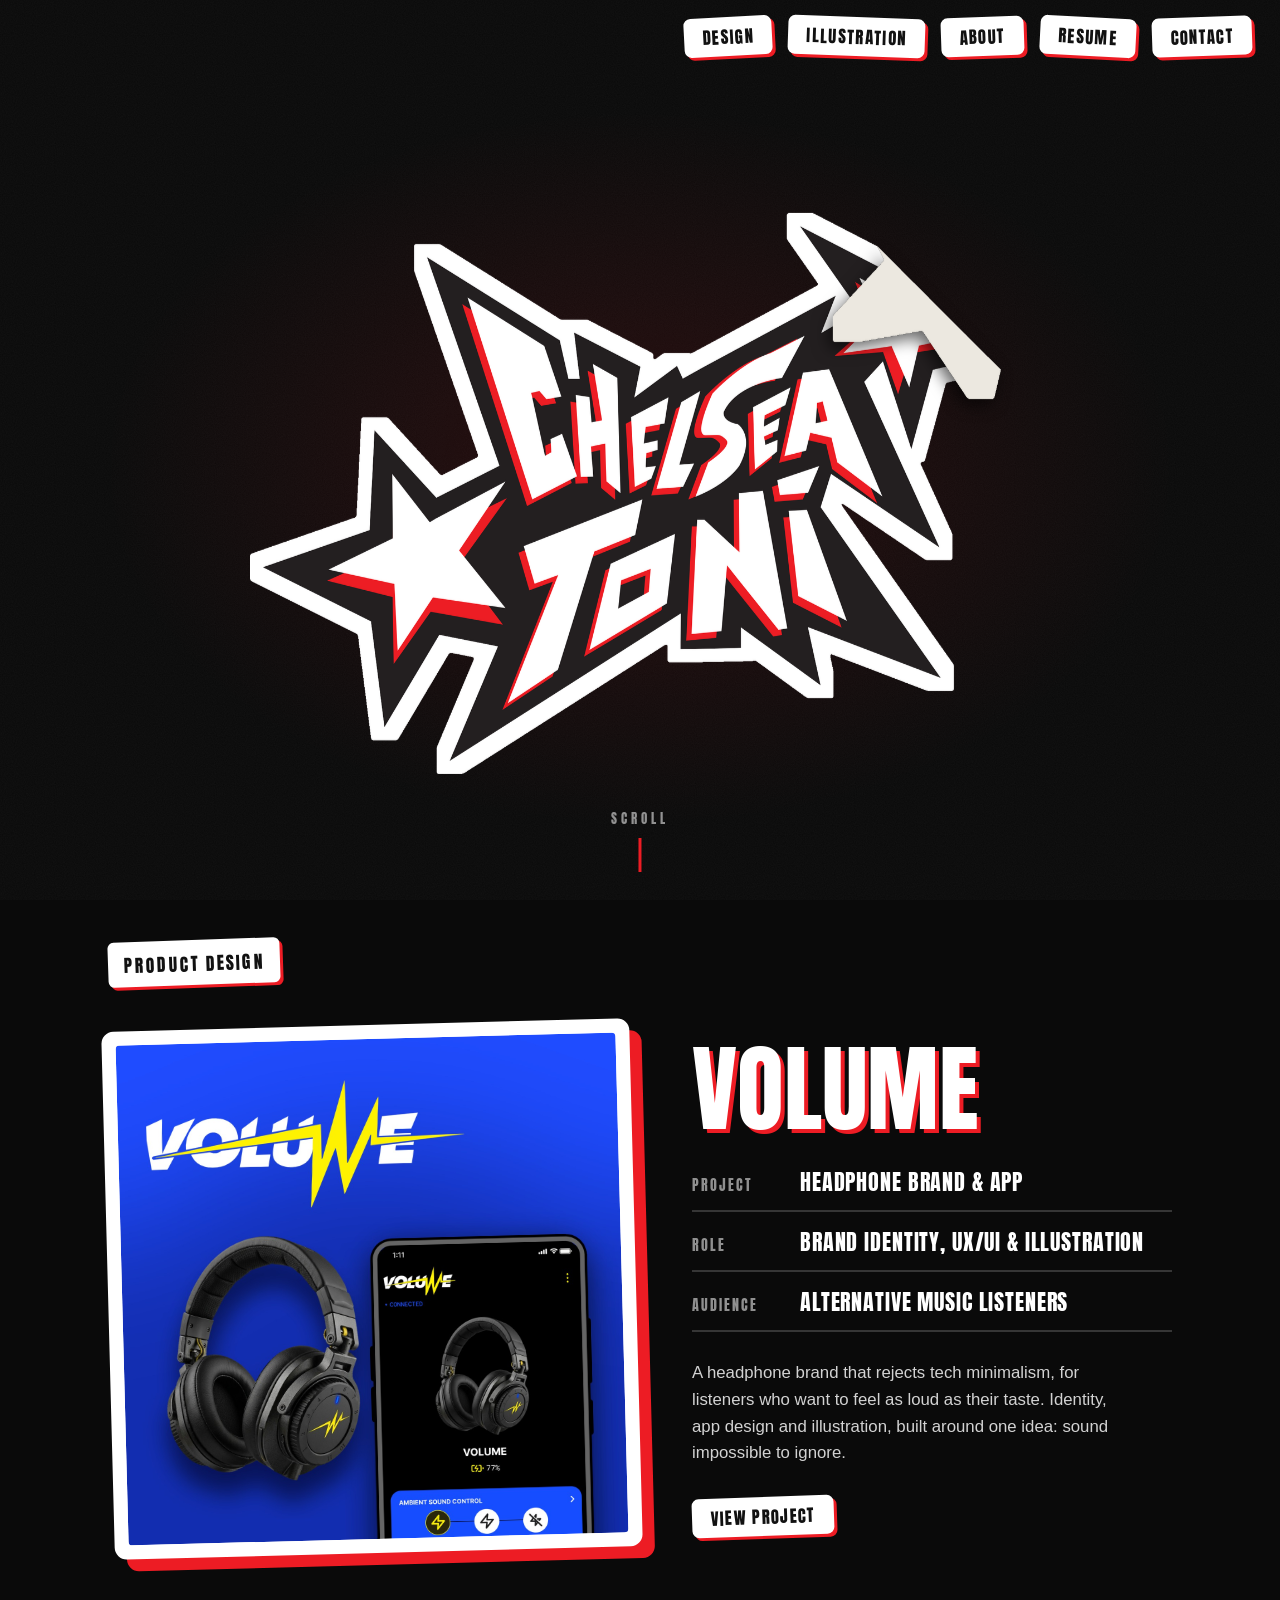
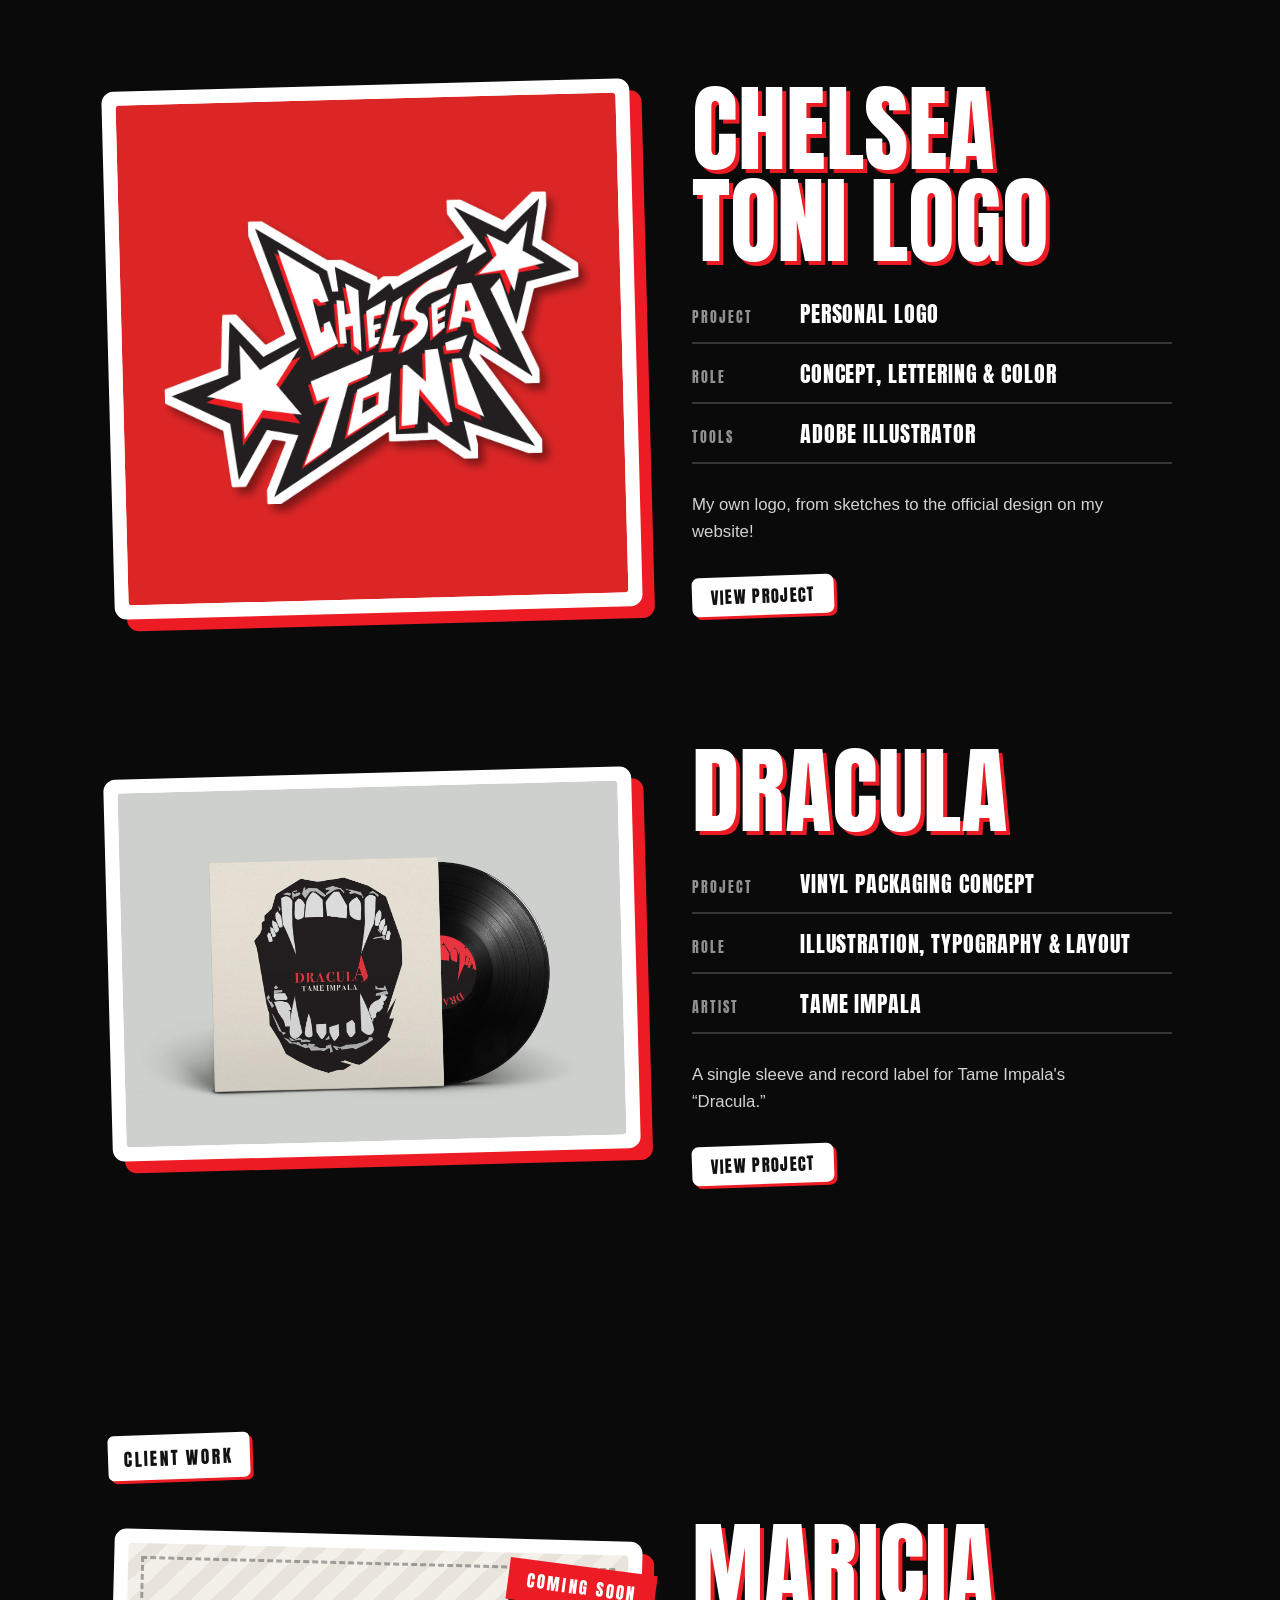
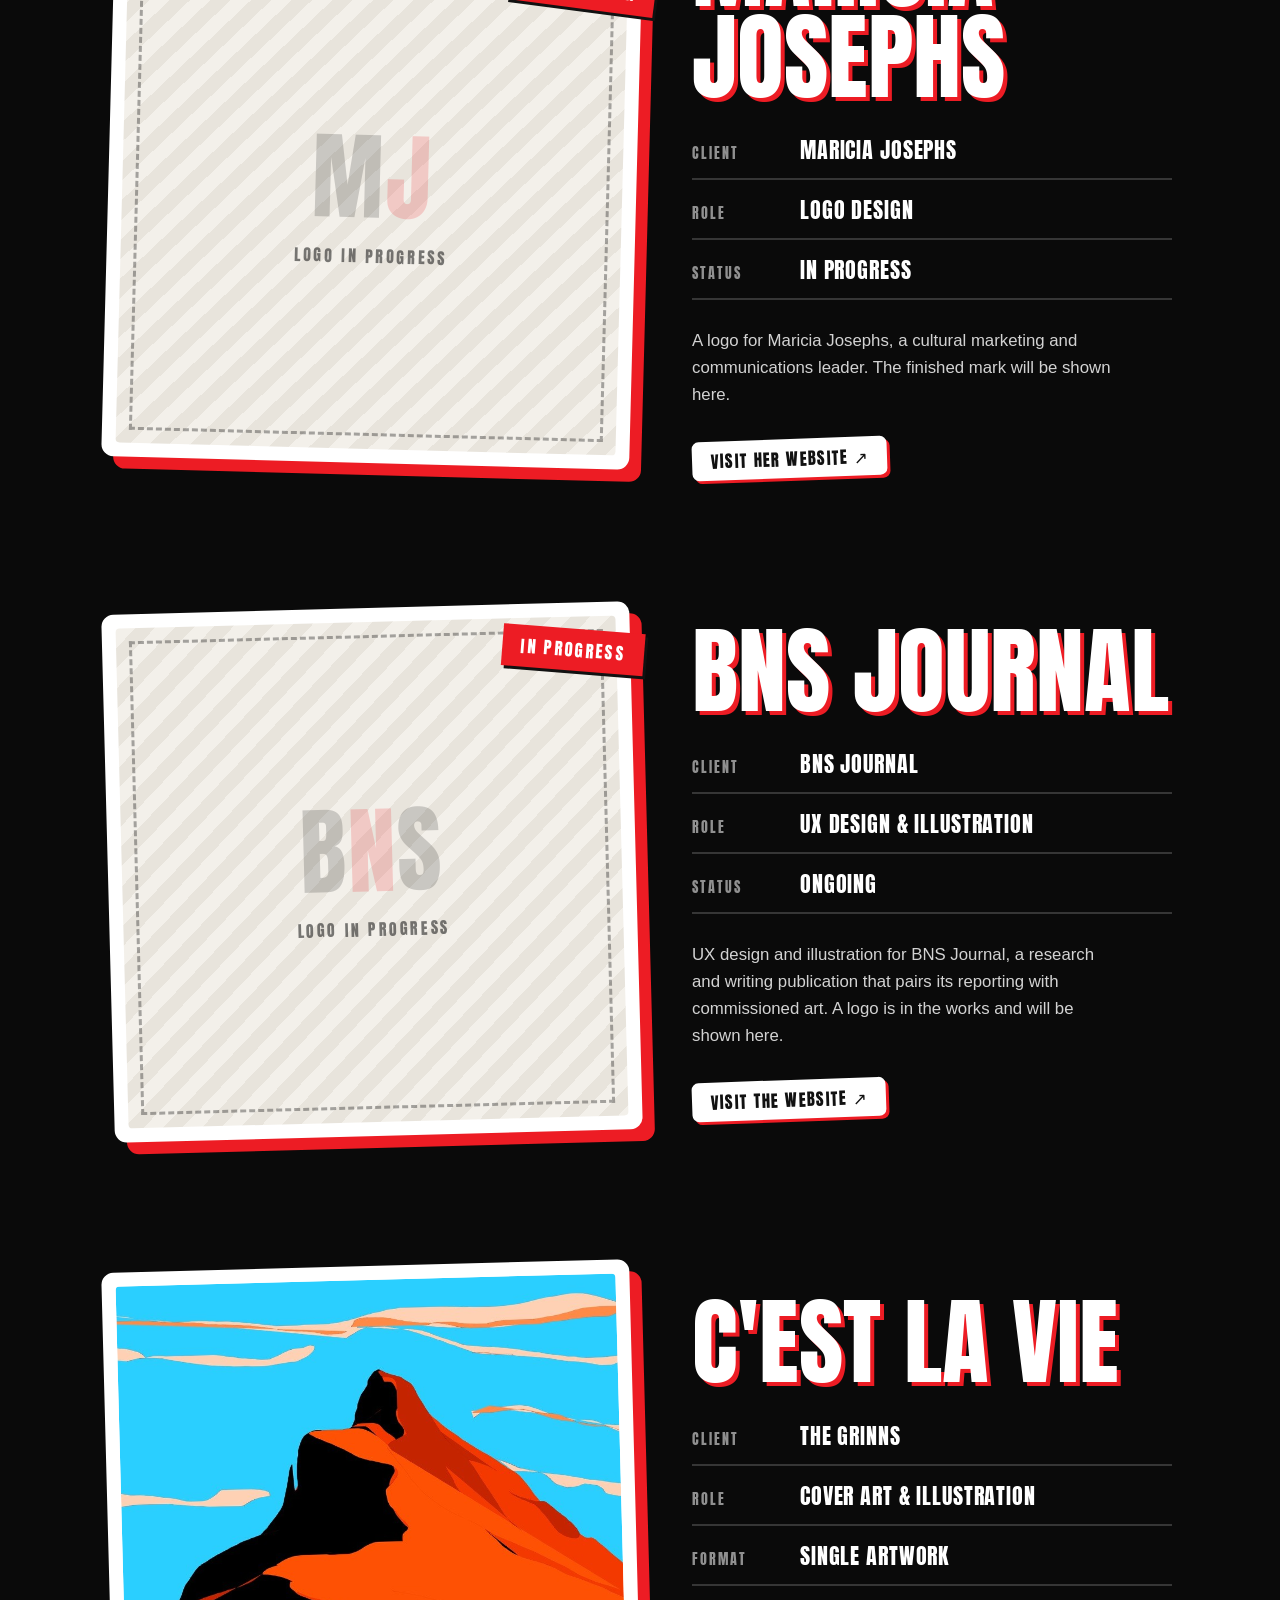
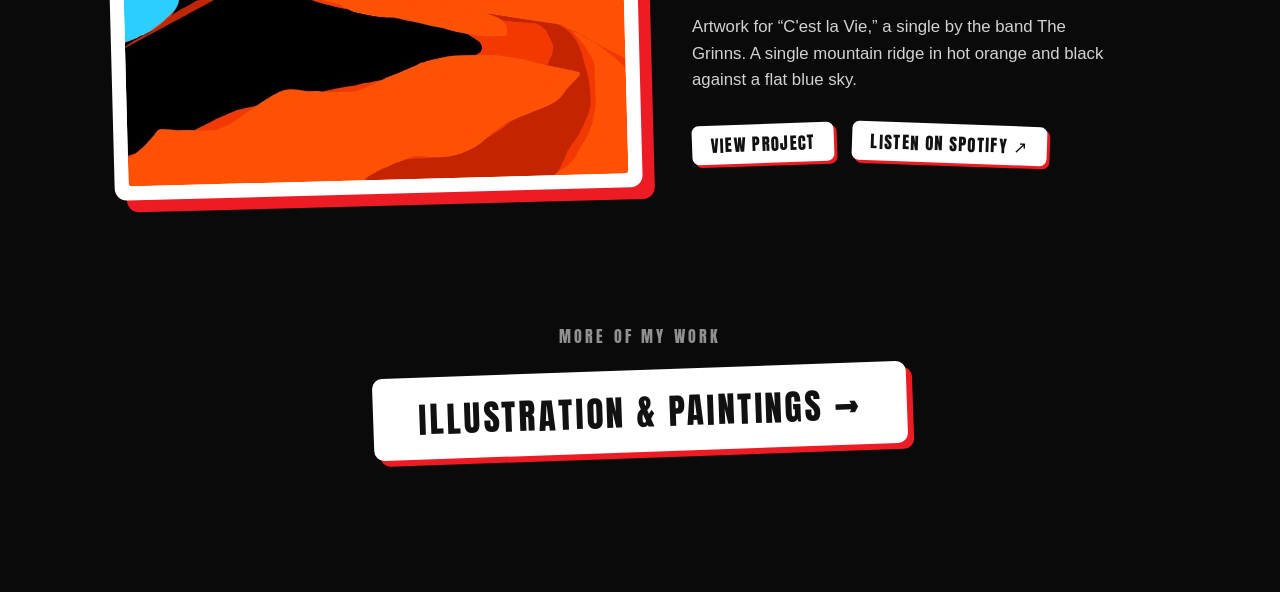
<file: index.html>
<!doctype html><html><head><meta charset=utf8><meta name=viewport content="width=device-width,initial-scale=1"><style>:root{color-scheme:light}body{margin:0;padding:0;font:14px -apple-system,BlinkMacSystemFont,sans-serif;background:#fff;color:#000}img{max-width:100%}[hidden]:not([hidden=until-found i]){display:none!important}</style></head><body>
<!DOCTYPE html>
<html lang="en">
<head>
  <meta charset="UTF-8" />
  <meta name="viewport" content="width=device-width, initial-scale=1" />
  <title>Chelsea Toni</title>
  <meta name="description" content="Chelsea Toni — New York-based artist and designer." />
  <link rel="icon" href="assets/favicon.png" />
  <link rel="preconnect" href="https://fonts.googleapis.com" />
  <link rel="preconnect" href="https://fonts.gstatic.com" crossorigin />
  <link href="https://fonts.googleapis.com/css2?family=Anton&display=swap" rel="stylesheet" />
  <link rel="stylesheet" href="style.css" />
</head>
<body data-page="home">

  <div class="swipe" id="swipe" aria-hidden="true"></div>
  <script>try{if(sessionStorage.getItem("swipe"))document.documentElement.classList.add("swipe-arrive")}catch(e){}</script>

  <header class="nav" id="nav">
    <nav class="nav-inner" aria-label="Main">
      <ul class="links" id="links">
        <li><a class="tag" href="design.html">Design</a></li>
        <li><a class="tag" href="illustration.html">Illustration</a></li>
        <li><a class="tag" href="about.html">About</a></li>
        <li><a class="tag" href="resume.html">Resume</a></li>
        <li><a class="tag" href="contact.html">Contact</a></li>
      </ul>
      <button class="tag menu-btn" id="menuBtn" aria-expanded="false" aria-controls="links">Menu</button>
    </nav>
  </header>

  <!-- The logo is one fixed sticker. On the home page it starts big in the
       middle, then peels off and sticks to the nav bar when you scroll. -->
  <a class="logo" id="logo" href="index.html" aria-label="Chelsea Toni — home">
    <span class="logo-inner">
      <img class="logo-base" id="logoBase" src="assets/logo-sticker.png" alt="Chelsea Toni" width="1400" height="1027" />
      <span class="flap-shadow" aria-hidden="true">
        <img class="flap" id="logoFlap" src="assets/logo-sticker-back.png" alt="" />
      </span>
    </span>
  </a>

  <main>
    <section class="hero" aria-hidden="true">
      <span class="scroll-cue" id="scrollCue">Scroll</span>
    </section>

    <section class="featured page" id="design-work" aria-labelledby="design-h">
      <h2 class="group-label" id="design-h">Product design</h2>

      <div class="overview">
        <a class="cover" href="volume.html" aria-label="View the VOLUME project">
          <img src="assets/volume/volume-cover.jpg" alt="VOLUME: the logo and the headphone app on a blue background" />
        </a>

        <div class="info">
          <h3 class="proj-title">VOLUME</h3>
          <dl class="meta">
            <div><dt>Project</dt><dd>Headphone brand &amp; app</dd></div>
            <div><dt>Role</dt><dd>Brand identity, UX/UI &amp; illustration</dd></div>
            <div><dt>Audience</dt><dd>Alternative music listeners</dd></div>
          </dl>
          <p class="blurb">A headphone brand that rejects tech minimalism, for listeners who want to feel as loud as their taste. Identity, app design and illustration, built around one idea: sound impossible to ignore.</p>
          <div class="actions">
            <a class="tag" href="volume.html">View project</a>
          </div>
        </div>
      </div>

            <div class="overview">
        <a class="cover" href="logo.html" aria-label="View the Chelsea Toni logo project">
          <img src="assets/logo/logo-cover.jpg" alt="The Chelsea Toni logo on a red background" />
        </a>

        <div class="info">
          <h3 class="proj-title">Chelsea Toni logo</h3>
          <dl class="meta">
            <div><dt>Project</dt><dd>Personal logo</dd></div>
            <div><dt>Role</dt><dd>Concept, lettering &amp; color</dd></div>
            <div><dt>Tools</dt><dd>Adobe Illustrator</dd></div>
          </dl>
          <p class="blurb">My own logo, from sketches to the official design on my website!</p>
          <div class="actions">
            <a class="tag" href="logo.html">View project</a>
          </div>
        </div>
      </div>

      <div class="overview overview--alt">
        <a class="cover" href="dracula.html" aria-label="View the Dracula project">
          <img src="assets/dracula/dracula-front.jpg" alt="Dracula by Tame Impala: vinyl sleeve with fangs" />
        </a>

        <div class="info">
          <h3 class="proj-title">Dracula</h3>
          <dl class="meta">
            <div><dt>Project</dt><dd>Vinyl packaging concept</dd></div>
            <div><dt>Role</dt><dd>Illustration, typography &amp; layout</dd></div>
            <div><dt>Artist</dt><dd>Tame Impala</dd></div>
          </dl>
          <p class="blurb">A single sleeve and record label for Tame Impala's &ldquo;Dracula.&rdquo;</p>
          <div class="actions">
            <a class="tag" href="dracula.html">View project</a>
          </div>
        </div>
      </div>
    </section>

    <section class="featured page" id="client-work" aria-labelledby="feat-h">
      <h2 class="group-label" id="feat-h">Client work</h2>

      <div class="overview overview--soon">
        <div class="cover is-placeholder" role="img" aria-label="Logo for Maricia Josephs, in progress">
          <div class="ph"><span class="ph-mark">M<span>J</span></span><span class="ph-note">Logo in progress</span></div>
          <span class="tape">Coming soon</span>
        </div>

        <div class="info">
          <h3 class="proj-title">Maricia Josephs</h3>
          <dl class="meta">
            <div><dt>Client</dt><dd>Maricia Josephs</dd></div>
            <div><dt>Role</dt><dd>Logo design</dd></div>
            <div><dt>Status</dt><dd>In progress</dd></div>
          </dl>
          <p class="blurb">A logo for Maricia Josephs, a cultural marketing and communications leader. The finished mark will be shown here.</p>
          <div class="actions">
            <a class="tag" href="https://www.mariciajosephs.com/" target="_blank" rel="noopener">Visit her website &nearr;</a>
          </div>
        </div>
      </div>

      <div class="overview overview--soon overview--alt">
        <div class="cover is-placeholder" role="img" aria-label="Logo for BNS Journal, in progress">
          <div class="ph"><span class="ph-mark">B<span>N</span>S</span><span class="ph-note">Logo in progress</span></div>
          <span class="tape">In progress</span>
        </div>

        <div class="info">
          <h3 class="proj-title">BNS Journal</h3>
          <dl class="meta">
            <div><dt>Client</dt><dd>BNS Journal</dd></div>
            <div><dt>Role</dt><dd>UX design &amp; illustration</dd></div>
            <div><dt>Status</dt><dd>Ongoing</dd></div>
          </dl>
          <p class="blurb">UX design and illustration for BNS Journal, a research and writing publication that pairs its reporting with commissioned art. A logo is in the works and will be shown here.</p>
          <div class="actions">
            <a class="tag" href="https://bnsjournal.com" target="_blank" rel="noopener">Visit the website &nearr;</a>
          </div>
        </div>
      </div>

      <div class="overview">
        <a class="cover" href="cest-la-vie.html" aria-label="View the C'est la Vie project">
          <img src="assets/work/cest-la-vie-cover.jpg" alt="C'est la Vie cover art: an orange mountain ridge against a blue sky" />
        </a>

        <div class="info">
          <h3 class="proj-title">C'est la Vie</h3>
          <dl class="meta">
            <div><dt>Client</dt><dd>The Grinns</dd></div>
            <div><dt>Role</dt><dd>Cover art &amp; illustration</dd></div>
            <div><dt>Format</dt><dd>Single artwork</dd></div>
          </dl>
          <p class="blurb">Artwork for &ldquo;C'est la Vie,&rdquo; a single by the band The Grinns. A single mountain ridge in hot orange and black against a flat blue sky.</p>
          <div class="actions">
            <a class="tag" href="cest-la-vie.html">View project</a>
            <a class="tag spotify" href="https://open.spotify.com/track/5O9YP8ajs2Bw2ixD9Vd6mk" target="_blank" rel="noopener">Listen on Spotify &nearr;</a>
          </div>
        </div>
      </div>

      <div class="more">
        <p class="more-note">More of my work</p>
        <a class="tag big" href="illustration.html">Illustration &amp; paintings &rarr;</a>
      </div>
    </section>
  </main>

  <script src="script.js"></script>
</body>
</html>

</body></html>
</file>
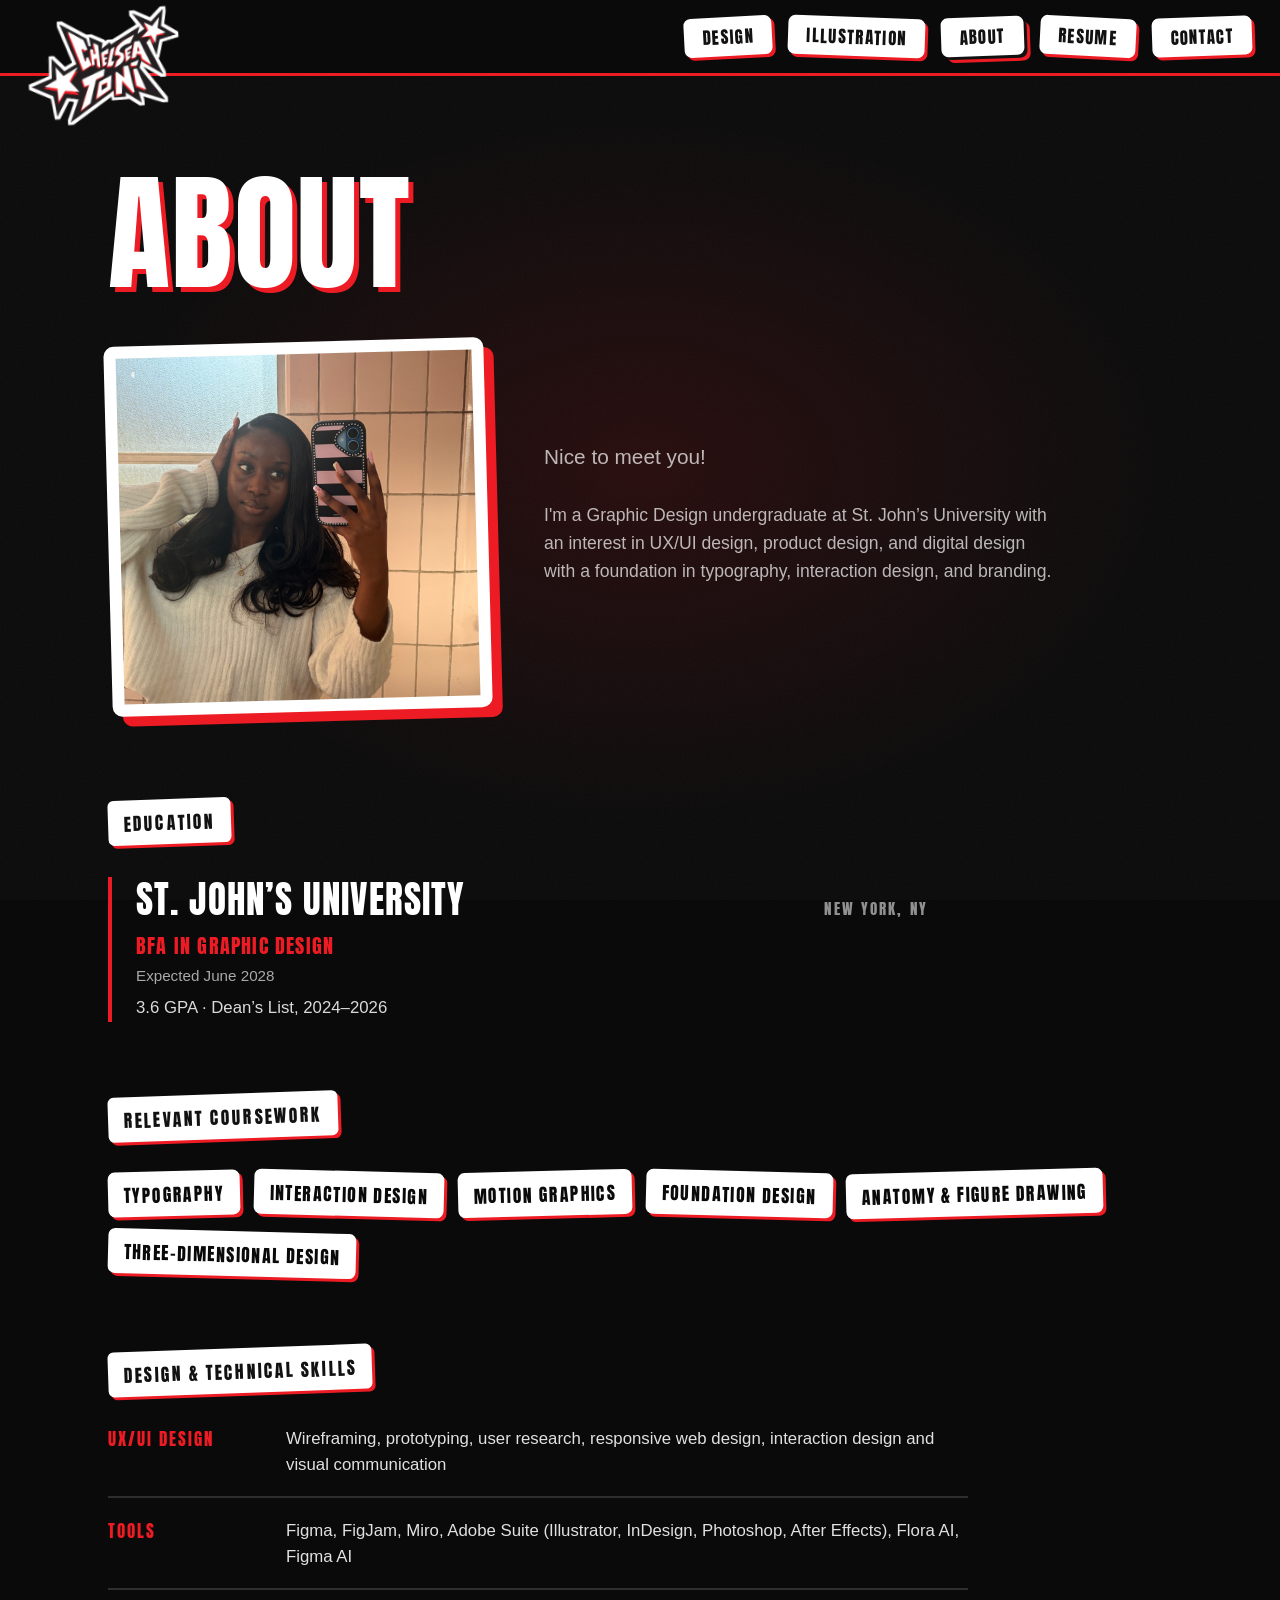
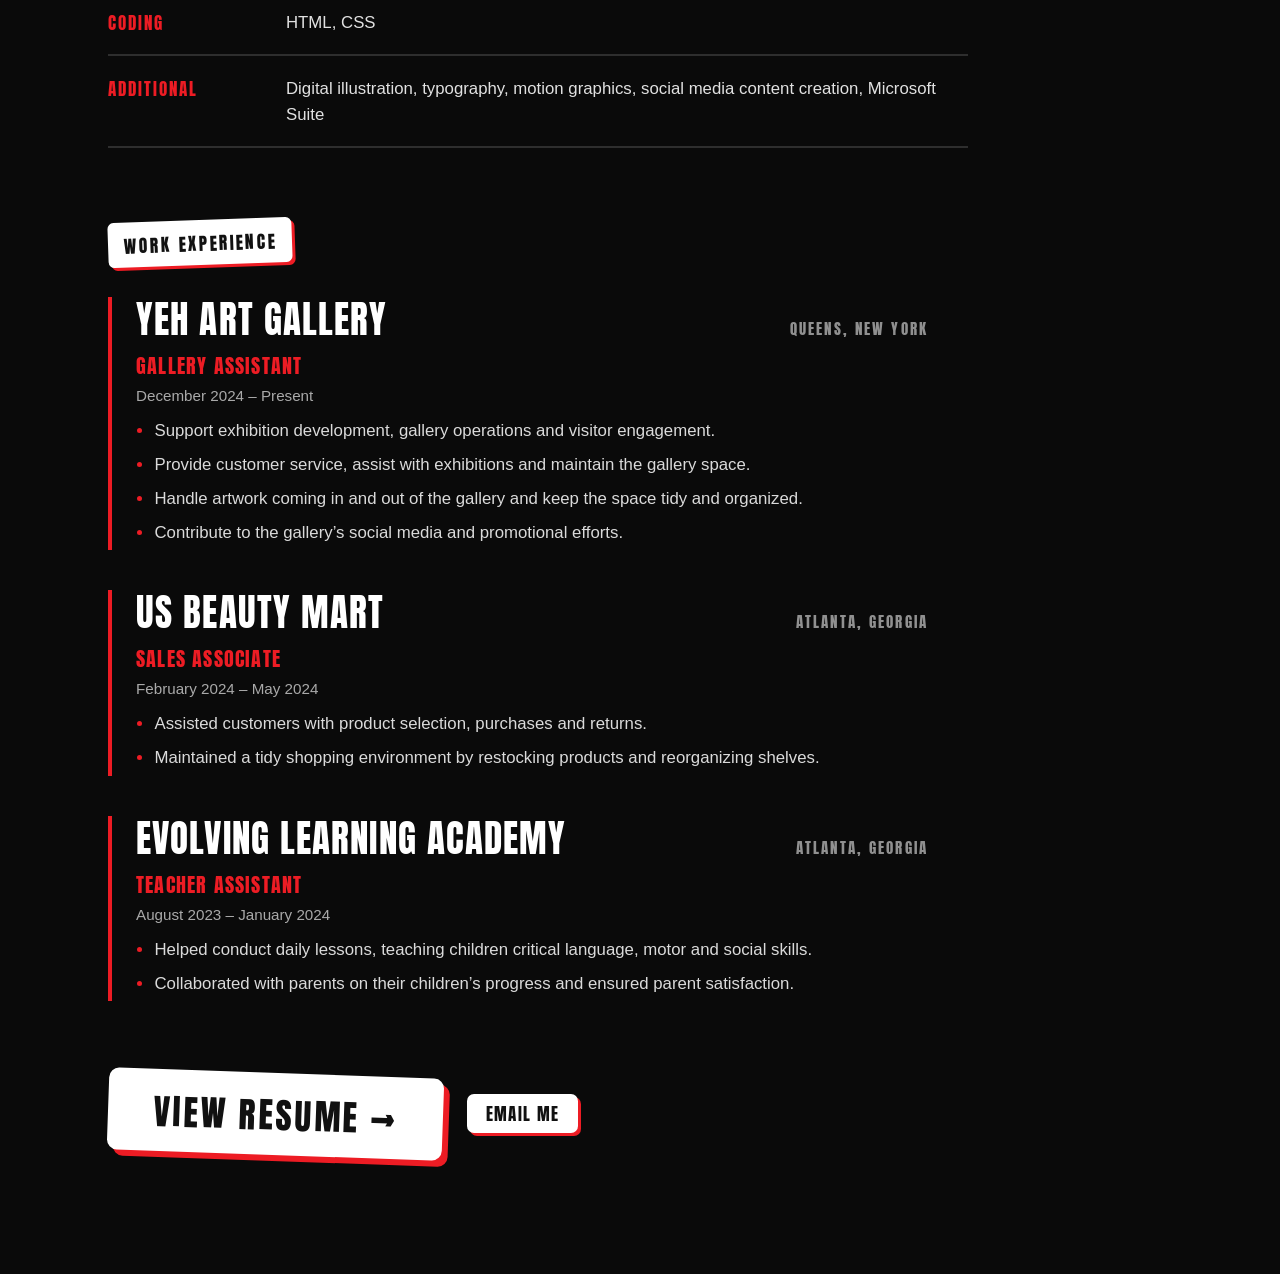
<file: about.html>
<!DOCTYPE html>
<html lang="en">
<head>
  <meta charset="UTF-8" />
  <meta name="viewport" content="width=device-width, initial-scale=1" />
  <title>About — Chelsea Toni</title>
  <meta name="description" content="About Chelsea Toni: New York-based artist and designer." />
  <link rel="icon" href="assets/favicon.png" />
  <link rel="preconnect" href="https://fonts.googleapis.com" />
  <link rel="preconnect" href="https://fonts.gstatic.com" crossorigin />
  <link href="https://fonts.googleapis.com/css2?family=Anton&display=swap" rel="stylesheet" />
  <link rel="stylesheet" href="style.css" />
</head>
<body data-page="about">

  <!-- red page-swipe used between pages -->
  <div class="swipe" id="swipe" aria-hidden="true"></div>
  <script>try{if(sessionStorage.getItem("swipe"))document.documentElement.classList.add("swipe-arrive")}catch(e){}</script>

  <header class="nav" id="nav">
    <nav class="nav-inner" aria-label="Main">
      <ul class="links" id="links">
        <li><a class="tag" href="design.html">Design</a></li>
        <li><a class="tag" href="illustration.html">Illustration</a></li>
        <li><a class="tag" href="about.html" aria-current="page">About</a></li>
        <li><a class="tag" href="resume.html">Resume</a></li>
        <li><a class="tag" href="contact.html">Contact</a></li>
      </ul>
      <button class="tag menu-btn" id="menuBtn" aria-expanded="false" aria-controls="links">Menu</button>
    </nav>
  </header>

  <a class="logo" id="logo" href="index.html" aria-label="Chelsea Toni — home">
    <span class="logo-inner">
      <img class="logo-base" id="logoBase" src="assets/logo-sticker.png" alt="Chelsea Toni" width="1400" height="1027" />
      <span class="flap-shadow" aria-hidden="true">
        <img class="flap" id="logoFlap" src="assets/logo-sticker-back.png" alt="" />
      </span>
    </span>
  </a>

  <main class="page">
    <h1 class="page-title">About</h1>

    <div class="about-top">
      <div class="about-photo">
       <img src="assets/me.jpg" alt="Portrait of Chelsea Toni" />
    </div>
      <div class="about-bio">
       <p class="about-lead">Nice to meet you!</p>
<p class="about-note">I'm a Graphic Design undergraduate at St. John’s University with an interest in UX/UI design, product design, and digital design with a foundation in typography, interaction design, and branding. 

</p>

      </div>
    </div>

    <section class="res-sec" aria-labelledby="r-edu">
      <h2 class="group-label" id="r-edu">Education</h2>
      <div class="res-item">
        <div class="res-head"><h3>St. John&rsquo;s University</h3><span>New York, NY</span></div>
        <p class="res-role">BFA in Graphic Design</p>
        <p class="res-date">Expected June 2028</p>
        <p class="res-note">3.6 GPA &middot; Dean&rsquo;s List, 2024&ndash;2026</p>
      </div>
    </section>

    <section class="res-sec" aria-labelledby="r-course">
      <h2 class="group-label" id="r-course">Relevant coursework</h2>
      <ul class="res-chips">
        <li>Typography</li><li>Interaction Design</li><li>Motion Graphics</li><li>Foundation Design</li><li>Anatomy &amp; Figure Drawing</li><li>Three-Dimensional Design</li>
      </ul>
    </section>

    <section class="res-sec" aria-labelledby="r-skills">
      <h2 class="group-label" id="r-skills">Design &amp; technical skills</h2>
      <dl class="res-skills">
        <div><dt>UX/UI design</dt><dd>Wireframing, prototyping, user research, responsive web design, interaction design and visual communication</dd></div>
        <div><dt>Tools</dt><dd>Figma, FigJam, Miro, Adobe Suite (Illustrator, InDesign, Photoshop, After Effects), Flora AI, Figma AI</dd></div>
        <div><dt>Coding</dt><dd>HTML, CSS</dd></div>
        <div><dt>Additional</dt><dd>Digital illustration, typography, motion graphics, social media content creation, Microsoft Suite</dd></div>
      </dl>
    </section>

    <section class="res-sec" aria-labelledby="r-work">
      <h2 class="group-label" id="r-work">Work experience</h2>

      <div class="res-item">
        <div class="res-head"><h3>Yeh Art Gallery</h3><span>Queens, New York</span></div>
        <p class="res-role">Gallery Assistant</p>
        <p class="res-date">December 2024 &ndash; Present</p>
        <ul class="res-list">
          <li>Support exhibition development, gallery operations and visitor engagement.</li>
          <li>Provide customer service, assist with exhibitions and maintain the gallery space.</li>
          <li>Handle artwork coming in and out of the gallery and keep the space tidy and organized.</li>
          <li>Contribute to the gallery&rsquo;s social media and promotional efforts.</li>
        </ul>
      </div>

      <div class="res-item">
        <div class="res-head"><h3>Us Beauty Mart</h3><span>Atlanta, Georgia</span></div>
        <p class="res-role">Sales Associate</p>
        <p class="res-date">February 2024 &ndash; May 2024</p>
        <ul class="res-list">
          <li>Assisted customers with product selection, purchases and returns.</li>
          <li>Maintained a tidy shopping environment by restocking products and reorganizing shelves.</li>
        </ul>
      </div>

      <div class="res-item">
        <div class="res-head"><h3>Evolving Learning Academy</h3><span>Atlanta, Georgia</span></div>
        <p class="res-role">Teacher Assistant</p>
        <p class="res-date">August 2023 &ndash; January 2024</p>
        <ul class="res-list">
          <li>Helped conduct daily lessons, teaching children critical language, motor and social skills.</li>
          <li>Collaborated with parents on their children&rsquo;s progress and ensured parent satisfaction.</li>
        </ul>
      </div>
    </section>

    <div class="res-end">
      <a class="tag big dl" href="resume.html">View resume &rarr;</a>
      <a class="tag" href="mailto:chelseanorth90@gmail.com">Email me</a>
    </div>
  </main>

  <script src="script.js"></script>
</body>
</html>
</file>
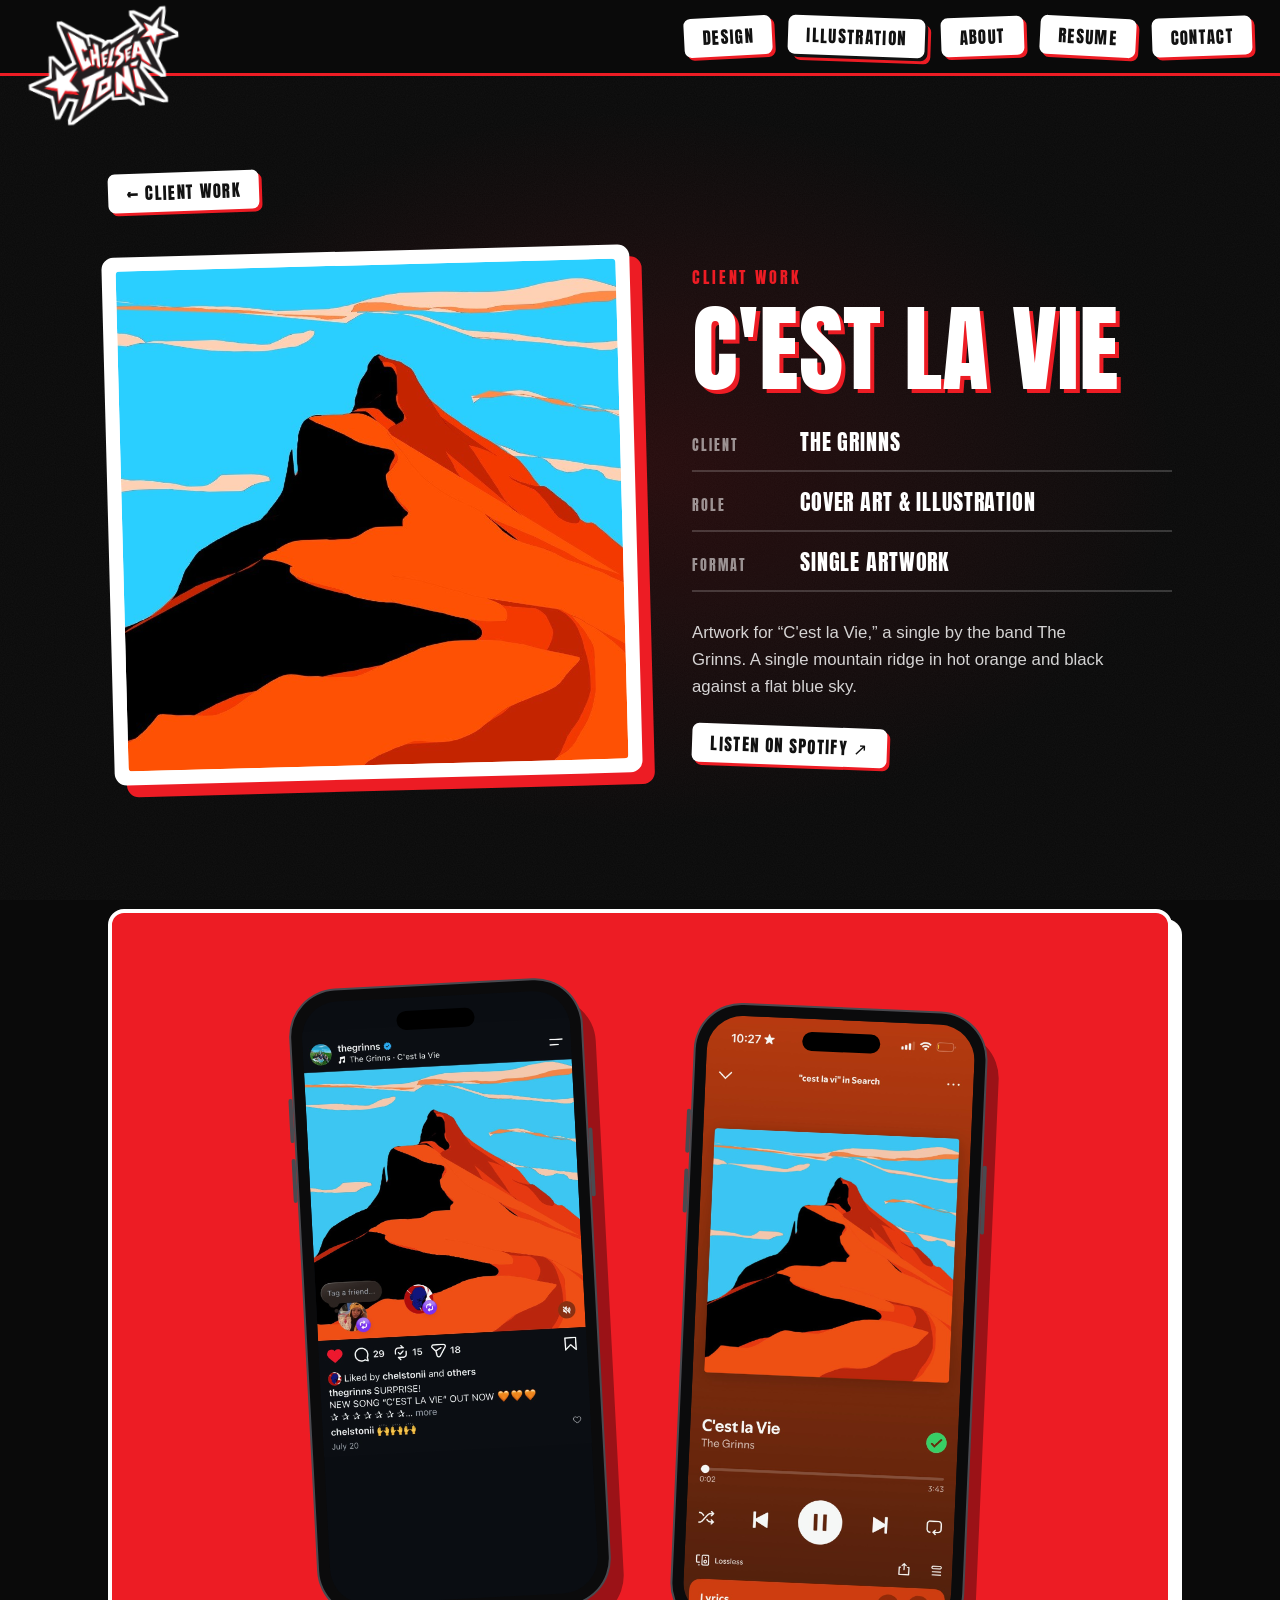
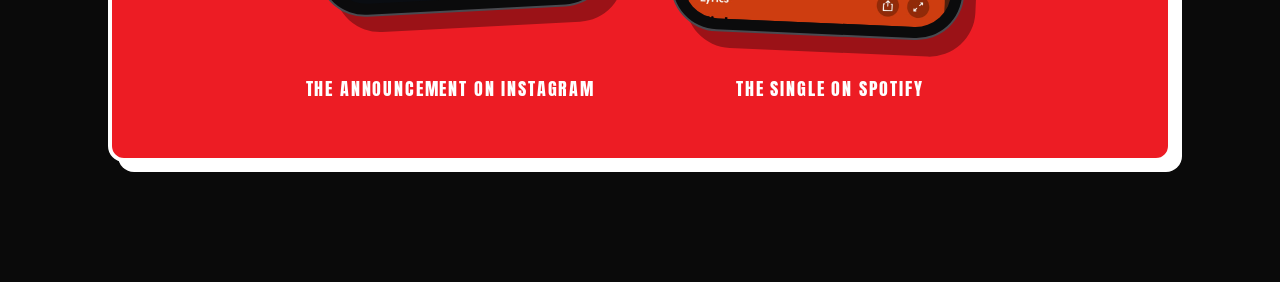
<file: cest-la-vie.html>
<!DOCTYPE html>
<html lang="en">
<head>
  <meta charset="UTF-8" />
  <meta name="viewport" content="width=device-width, initial-scale=1" />
  <title>C'est la Vie — Chelsea Toni</title>
  <meta name="description" content="Cover art for C'est la Vie, a single by The Grinns." />
  <link rel="icon" href="assets/favicon.png" />
  <link rel="preconnect" href="https://fonts.googleapis.com" />
  <link rel="preconnect" href="https://fonts.gstatic.com" crossorigin />
  <link href="https://fonts.googleapis.com/css2?family=Anton&display=swap" rel="stylesheet" />
  <link rel="stylesheet" href="style.css" />
</head>
<body data-page="illustration">

  <!-- red page-swipe used between pages -->
  <div class="swipe" id="swipe" aria-hidden="true"></div>
  <script>try{if(sessionStorage.getItem("swipe"))document.documentElement.classList.add("swipe-arrive")}catch(e){}</script>

  <header class="nav" id="nav">
    <nav class="nav-inner" aria-label="Main">
      <ul class="links" id="links">
        <li><a class="tag" href="design.html">Design</a></li>
        <li><a class="tag" href="illustration.html" aria-current="page">Illustration</a></li>
        <li><a class="tag" href="about.html">About</a></li>
        <li><a class="tag" href="resume.html">Resume</a></li>
        <li><a class="tag" href="contact.html">Contact</a></li>
      </ul>
      <button class="tag menu-btn" id="menuBtn" aria-expanded="false" aria-controls="links">Menu</button>
    </nav>
  </header>

  <a class="logo" id="logo" href="index.html" aria-label="Chelsea Toni — home">
    <span class="logo-inner">
      <img class="logo-base" id="logoBase" src="assets/logo-sticker.png" alt="Chelsea Toni" width="1400" height="1027" />
      <span class="flap-shadow" aria-hidden="true">
        <img class="flap" id="logoFlap" src="assets/logo-sticker-back.png" alt="" />
      </span>
    </span>
  </a>

  <main class="page">
    <a class="tag back" href="index.html#client-work">&larr; Client work</a>

    <section class="overview">
      <div class="cover">
        <img src="assets/work/cest-la-vie-cover.jpg" alt="C'est la Vie cover art: an orange mountain ridge against a blue sky" />
      </div>

      <div class="info">
        <p class="eyebrow">Client work</p>
        <h1 class="proj-title">C'est la Vie</h1>
        <dl class="meta">
          <div><dt>Client</dt><dd>The Grinns</dd></div>
          <div><dt>Role</dt><dd>Cover art &amp; illustration</dd></div>
          <div><dt>Format</dt><dd>Single artwork</dd></div>
        </dl>
        <p class="blurb">Artwork for &ldquo;C'est la Vie,&rdquo; a single by the band The Grinns. A single mountain ridge in hot orange and black against a flat blue sky.</p>
        <a class="tag spotify" href="https://open.spotify.com/track/5O9YP8ajs2Bw2ixD9Vd6mk" target="_blank" rel="noopener">Listen on Spotify &nearr;</a>
      </div>
    </section>

    <section class="stage" aria-label="The artwork in use">
      <figure class="device">
        <div class="phone"><div class="screen screen-ig"><span class="island"></span>
          <img src="assets/work/cest-la-vie-instagram.jpg" alt="The Grinns' Instagram post announcing C'est la Vie" /></div></div>
        <figcaption>The announcement on Instagram</figcaption>
      </figure>
      <figure class="device">
        <div class="phone"><div class="screen"><span class="island"></span>
          <img src="assets/work/cest-la-vie-spotify.jpg" alt="C'est la Vie by The Grinns playing on Spotify with the cover art" /></div></div>
        <figcaption>The single on Spotify</figcaption>
      </figure>
    </section>
  </main>

  <script src="script.js"></script>
</body>
</html>
</file>
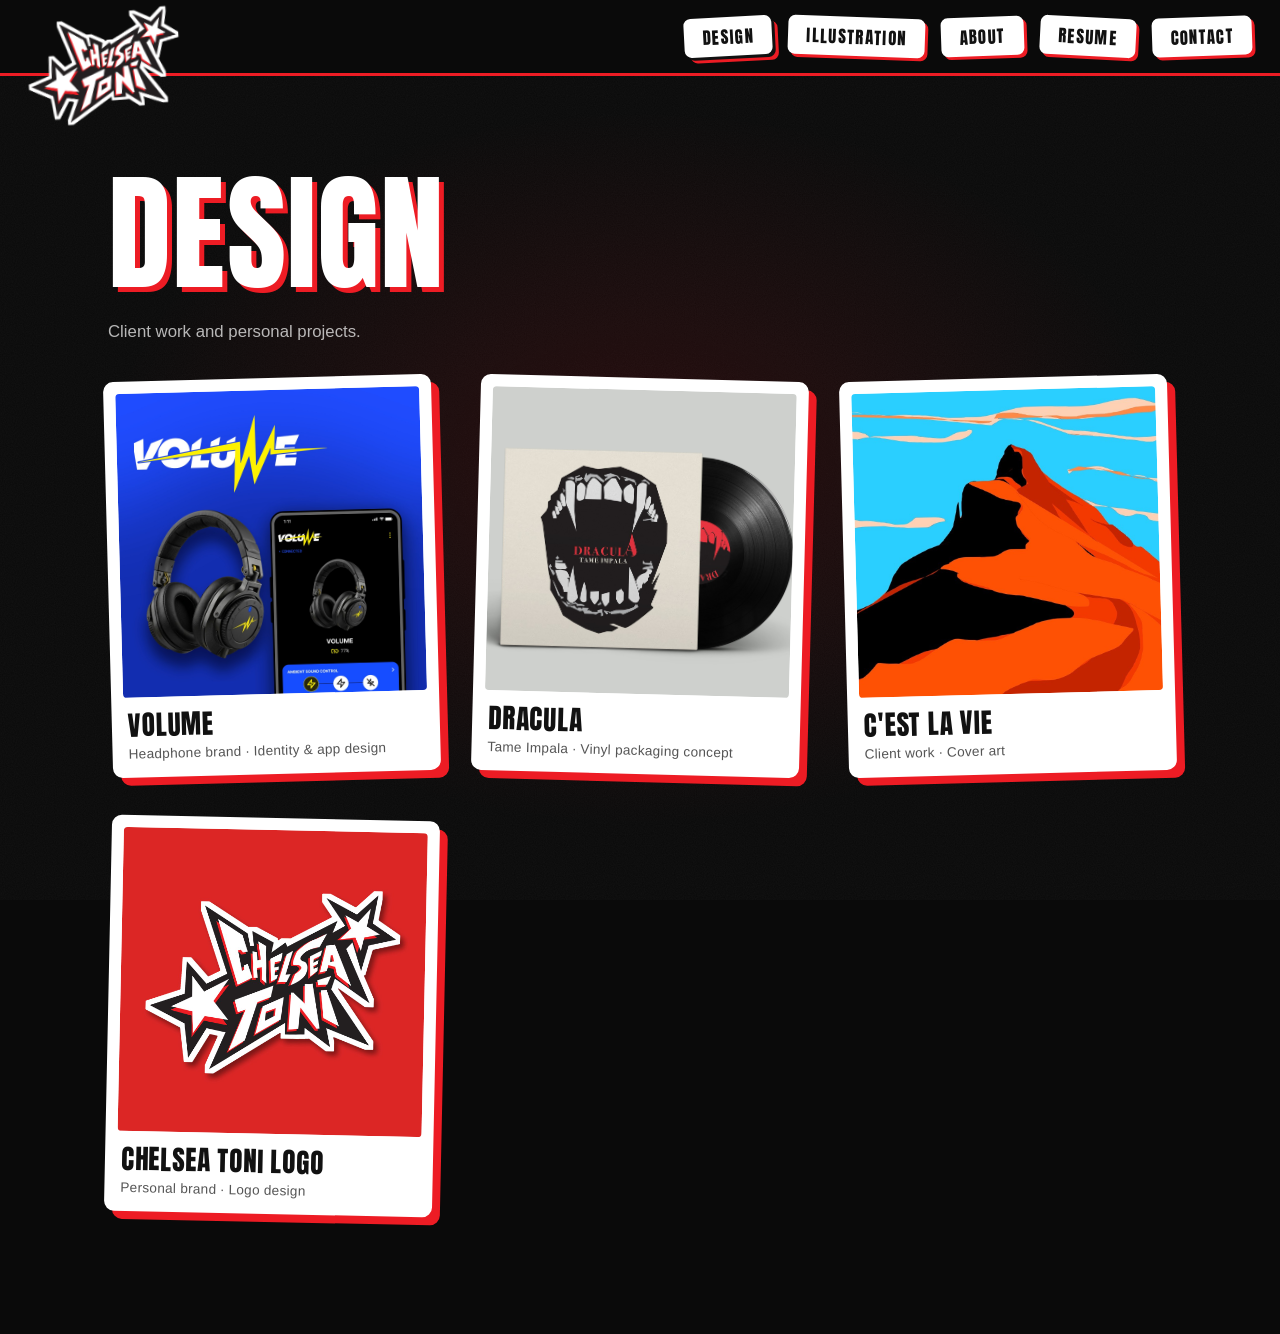
<file: design.html>
<!DOCTYPE html>
<html lang="en">
<head>
  <meta charset="UTF-8" />
  <meta name="viewport" content="width=device-width, initial-scale=1" />
  <title>Design — Chelsea Toni</title>
  <meta name="description" content="Brand and product design by Chelsea Toni." />
  <link rel="icon" href="assets/favicon.png" />
  <link rel="preconnect" href="https://fonts.googleapis.com" />
  <link rel="preconnect" href="https://fonts.gstatic.com" crossorigin />
  <link href="https://fonts.googleapis.com/css2?family=Anton&display=swap" rel="stylesheet" />
  <link rel="stylesheet" href="style.css" />
</head>
<body data-page="design">

  <!-- red page-swipe used between pages -->
  <div class="swipe" id="swipe" aria-hidden="true"></div>
  <script>try{if(sessionStorage.getItem("swipe"))document.documentElement.classList.add("swipe-arrive")}catch(e){}</script>

  <header class="nav" id="nav">
    <nav class="nav-inner" aria-label="Main">
      <ul class="links" id="links">
        <li><a class="tag" href="design.html" aria-current="page">Design</a></li>
        <li><a class="tag" href="illustration.html">Illustration</a></li>
        <li><a class="tag" href="about.html">About</a></li>
        <li><a class="tag" href="resume.html">Resume</a></li>
        <li><a class="tag" href="contact.html">Contact</a></li>
      </ul>
      <button class="tag menu-btn" id="menuBtn" aria-expanded="false" aria-controls="links">Menu</button>
    </nav>
  </header>

  <a class="logo" id="logo" href="index.html" aria-label="Chelsea Toni — home">
    <span class="logo-inner">
      <img class="logo-base" id="logoBase" src="assets/logo-sticker.png" alt="Chelsea Toni" width="1400" height="1027" />
      <span class="flap-shadow" aria-hidden="true">
        <img class="flap" id="logoFlap" src="assets/logo-sticker-back.png" alt="" />
      </span>
    </span>
  </a>

  <main class="page">
    <h1 class="page-title">Design</h1>
    <p class="page-intro">Client work and personal projects.</p>

    <div class="cards">
      <a class="card" href="volume.html" style="--tilt:-1.5deg">
        <span class="card-img"><img src="assets/volume/volume-cover.jpg" alt="VOLUME: the logo and the headphone app on a blue background" /></span>
        <span class="card-cap">
          <span class="card-title">VOLUME</span>
          <span class="card-sub">Headphone brand &middot; Identity &amp; app design</span>
        </span>
      </a>

      <a class="card" href="dracula.html" style="--tilt:1.5deg">
        <span class="card-img"><img src="assets/dracula/dracula-front.jpg" alt="Dracula by Tame Impala: vinyl sleeve with fangs" /></span>
        <span class="card-cap">
          <span class="card-title">Dracula</span>
          <span class="card-sub">Tame Impala &middot; Vinyl packaging concept</span>
        </span>
      </a>


      <a class="card" href="cest-la-vie.html" style="--tilt:-1.5deg">
        <span class="card-img"><img src="assets/work/cest-la-vie-cover.jpg" alt="Cest la Vie: the logo and the app on a pink background" /></span>
        <span class="card-cap">
          <span class="card-title">C'est la Vie</span>
          <span class="card-sub">Client work &middot; Cover art</span>
        </span>
      </a>
      <a class="card" href="logo.html" style="--tilt:1.2deg">
        <span class="card-img"><img src="assets/logo/logo-cover.jpg" alt="The Chelsea Toni logo on a red background" /></span>
        <span class="card-cap">
          <span class="card-title">Chelsea Toni logo</span>
          <span class="card-sub">Personal brand &middot; Logo design</span>
        </span>
      </a>
      
    </div>
  </main>

  <script src="script.js"></script>
</body>
</html>
</file>
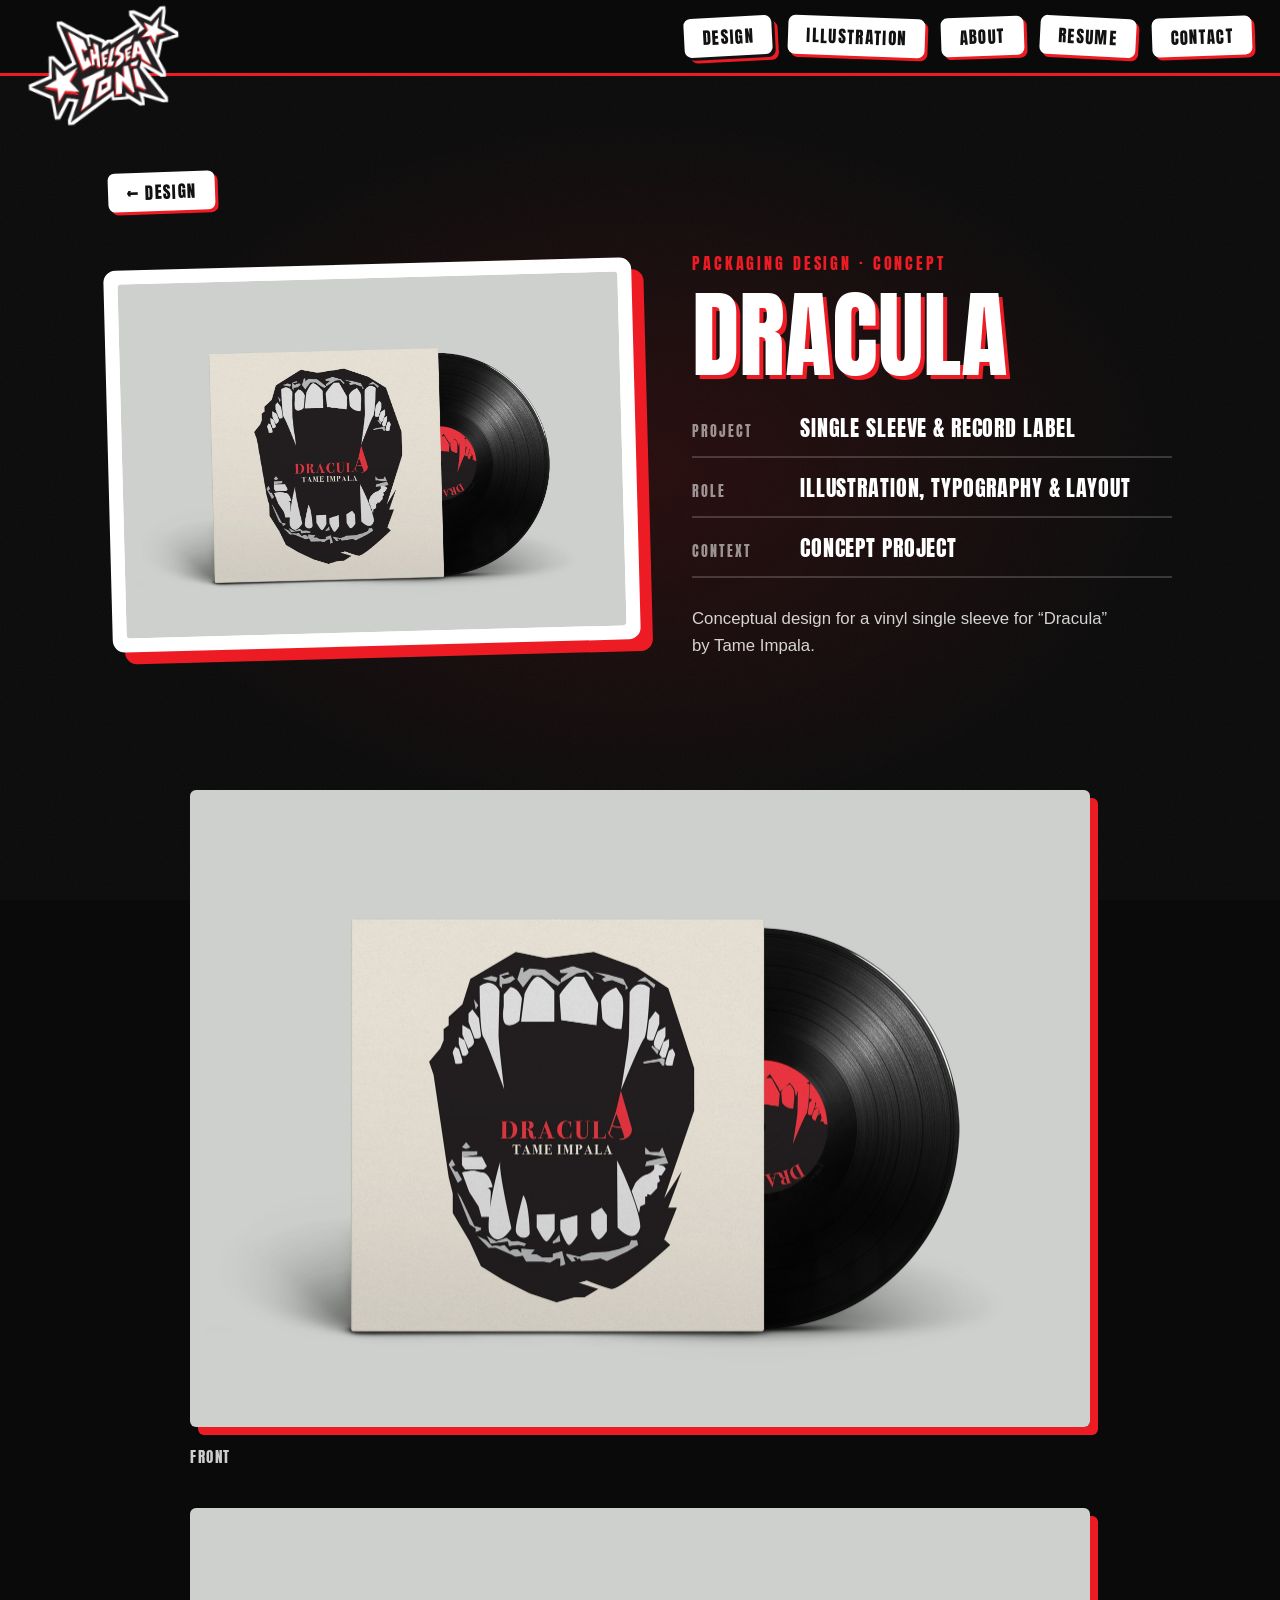
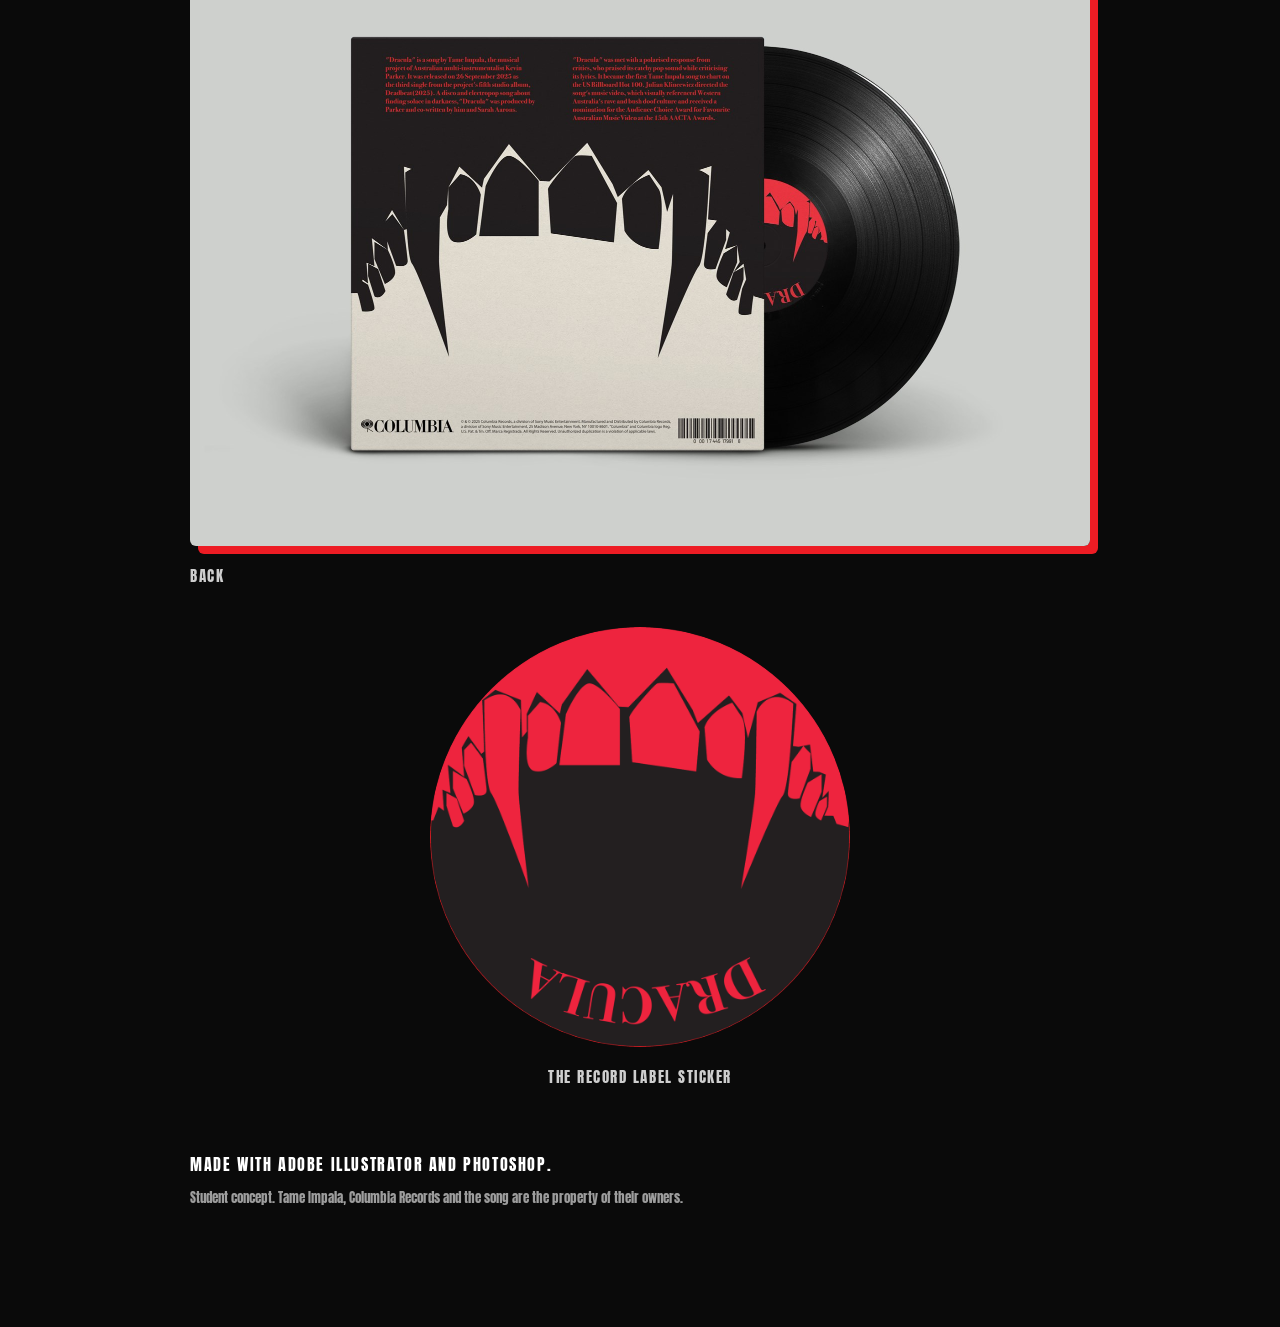
<file: dracula.html>
<!DOCTYPE html>
<html lang="en">
<head>
  <meta charset="UTF-8" />
  <meta name="viewport" content="width=device-width, initial-scale=1" />
  <title>Dracula — Chelsea Toni</title>
  <meta name="description" content="Vinyl packaging concept for Dracula by Tame Impala, by Chelsea Toni." />
  <link rel="icon" href="assets/favicon.png" />
  <link rel="preconnect" href="https://fonts.googleapis.com" />
  <link rel="preconnect" href="https://fonts.gstatic.com" crossorigin />
  <link href="https://fonts.googleapis.com/css2?family=Anton&display=swap" rel="stylesheet" />
  <link rel="stylesheet" href="style.css" />
</head>
<body data-page="design">

  <!-- red page-swipe used between pages -->
  <div class="swipe" id="swipe" aria-hidden="true"></div>
  <script>try{if(sessionStorage.getItem("swipe"))document.documentElement.classList.add("swipe-arrive")}catch(e){}</script>

  <header class="nav" id="nav">
    <nav class="nav-inner" aria-label="Main">
      <ul class="links" id="links">
        <li><a class="tag" href="design.html" aria-current="page">Design</a></li>
        <li><a class="tag" href="illustration.html">Illustration</a></li>
        <li><a class="tag" href="about.html">About</a></li>
        <li><a class="tag" href="resume.html">Resume</a></li>
        <li><a class="tag" href="contact.html">Contact</a></li>
      </ul>
      <button class="tag menu-btn" id="menuBtn" aria-expanded="false" aria-controls="links">Menu</button>
    </nav>
  </header>

  <a class="logo" id="logo" href="index.html" aria-label="Chelsea Toni — home">
    <span class="logo-inner">
      <img class="logo-base" id="logoBase" src="assets/logo-sticker.png" alt="Chelsea Toni" width="1400" height="1027" />
      <span class="flap-shadow" aria-hidden="true">
        <img class="flap" id="logoFlap" src="assets/logo-sticker-back.png" alt="" />
      </span>
    </span>
  </a>

  <main class="page">
    <a class="tag back" href="design.html">&larr; Design</a>

    <section class="overview">
      <div class="cover">
        <img src="assets/dracula/dracula-front.jpg" alt="Dracula by Tame Impala: vinyl sleeve with a black open mouth and white fangs, and the record sliding out" />
      </div>

      <div class="info">
        <p class="eyebrow">Packaging design &middot; Concept</p>
        <h1 class="proj-title">Dracula</h1>
        <dl class="meta">
          <div><dt>Project</dt><dd>Single sleeve &amp; record label</dd></div>
          <div><dt>Role</dt><dd>Illustration, typography &amp; layout</dd></div>
          <div><dt>Context</dt><dd>Concept Project</dd></div>
        </dl>
        <p class="blurb">Conceptual design for a vinyl single sleeve for &ldquo;Dracula&rdquo; by Tame Impala.</p>
      </div>
    </section>

    <section class="sleeves" aria-label="The sleeve and record label">
      <figure class="shot">
        <img src="assets/dracula/dracula-front.jpg" alt="Front of the sleeve: the title sits inside an open mouth of fangs" />
        <figcaption>Front</figcaption>
      </figure>
      <figure class="shot">
        <img src="assets/dracula/dracula-back.jpg" alt="Back of the sleeve with liner notes, the Columbia logo and a barcode" />
        <figcaption>Back</figcaption>
      </figure>
      <figure class="shot shot--sticker">
        <img src="assets/dracula/dracula-sticker.png" alt="The round record label sticker: red fangs above the title" />
        <figcaption>The record label sticker</figcaption>
      </figure>
    </section>

    <p class="made-with">Made with Adobe Illustrator and Photoshop.</p>
    <p class="note-small">Student concept. Tame Impala, Columbia Records and the song are the property of their owners.</p>
  </main>

  <script src="script.js"></script>
</body>
</html>
</file>
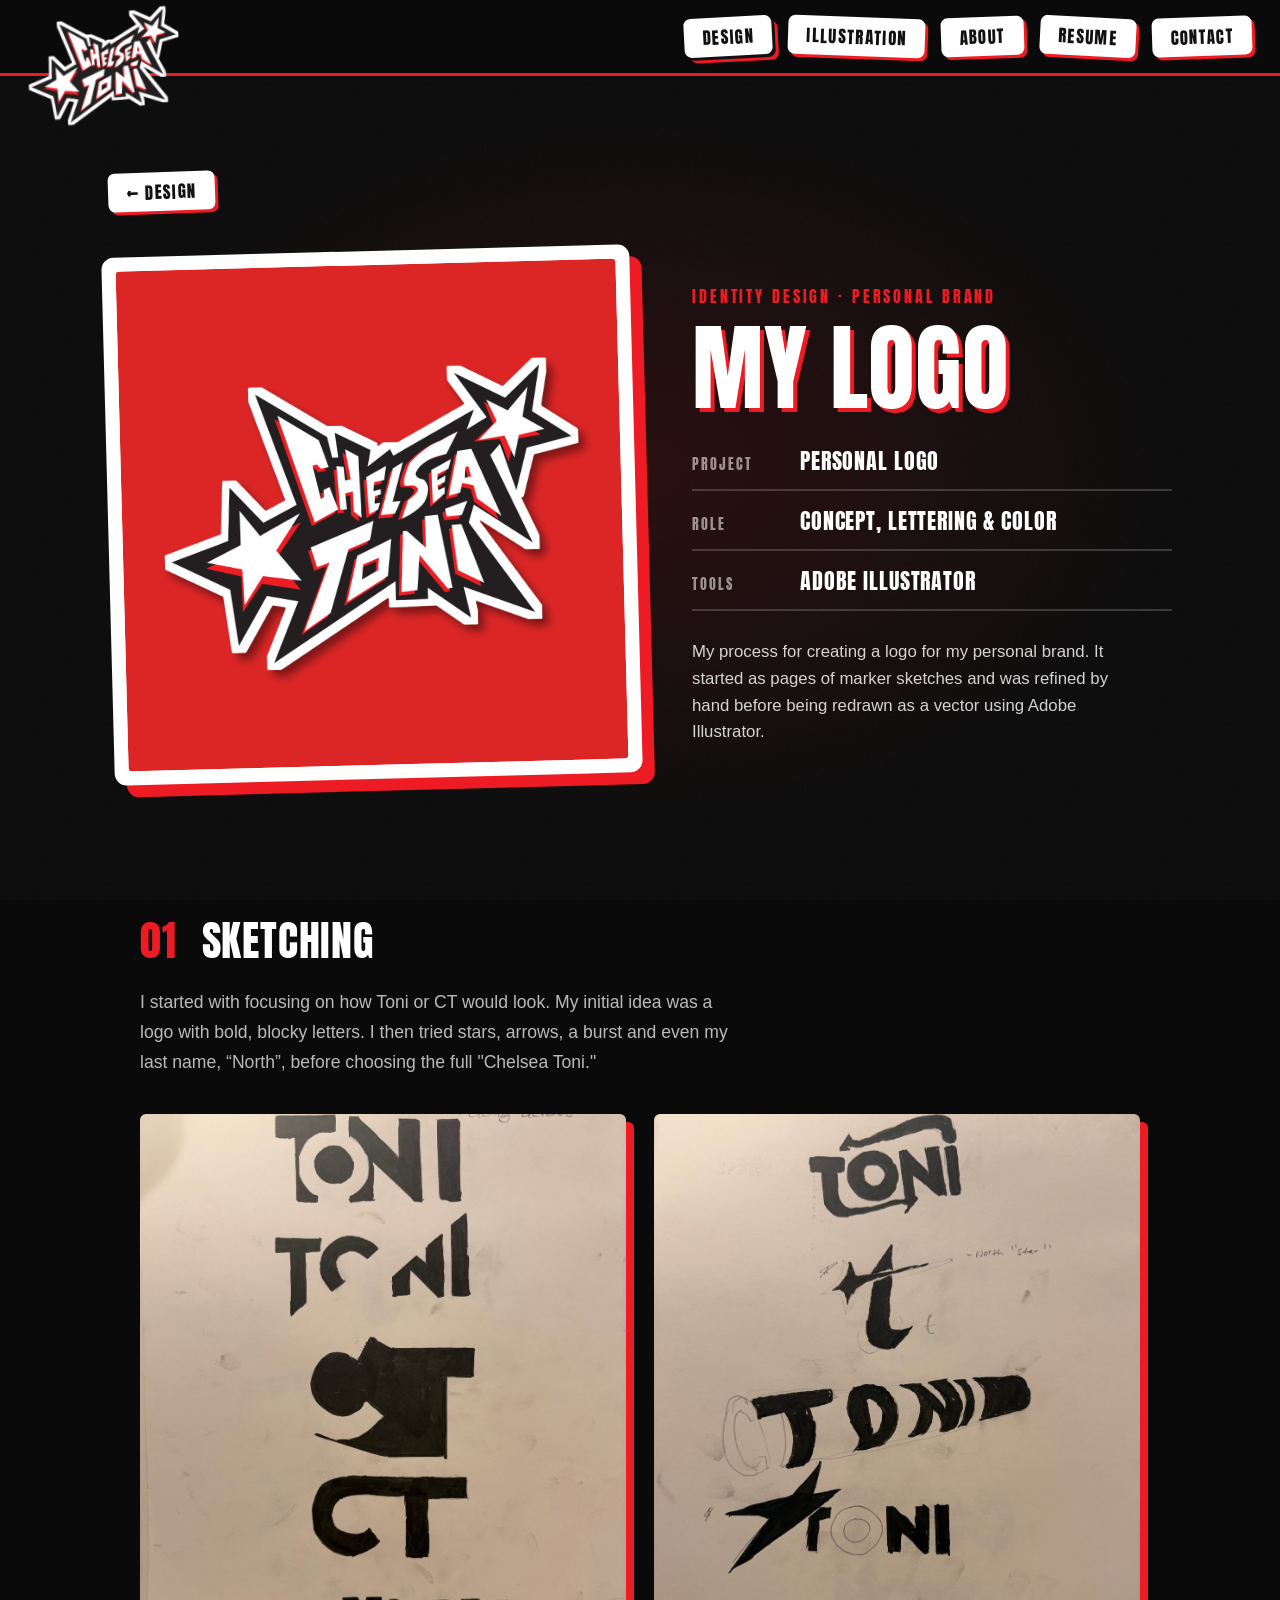
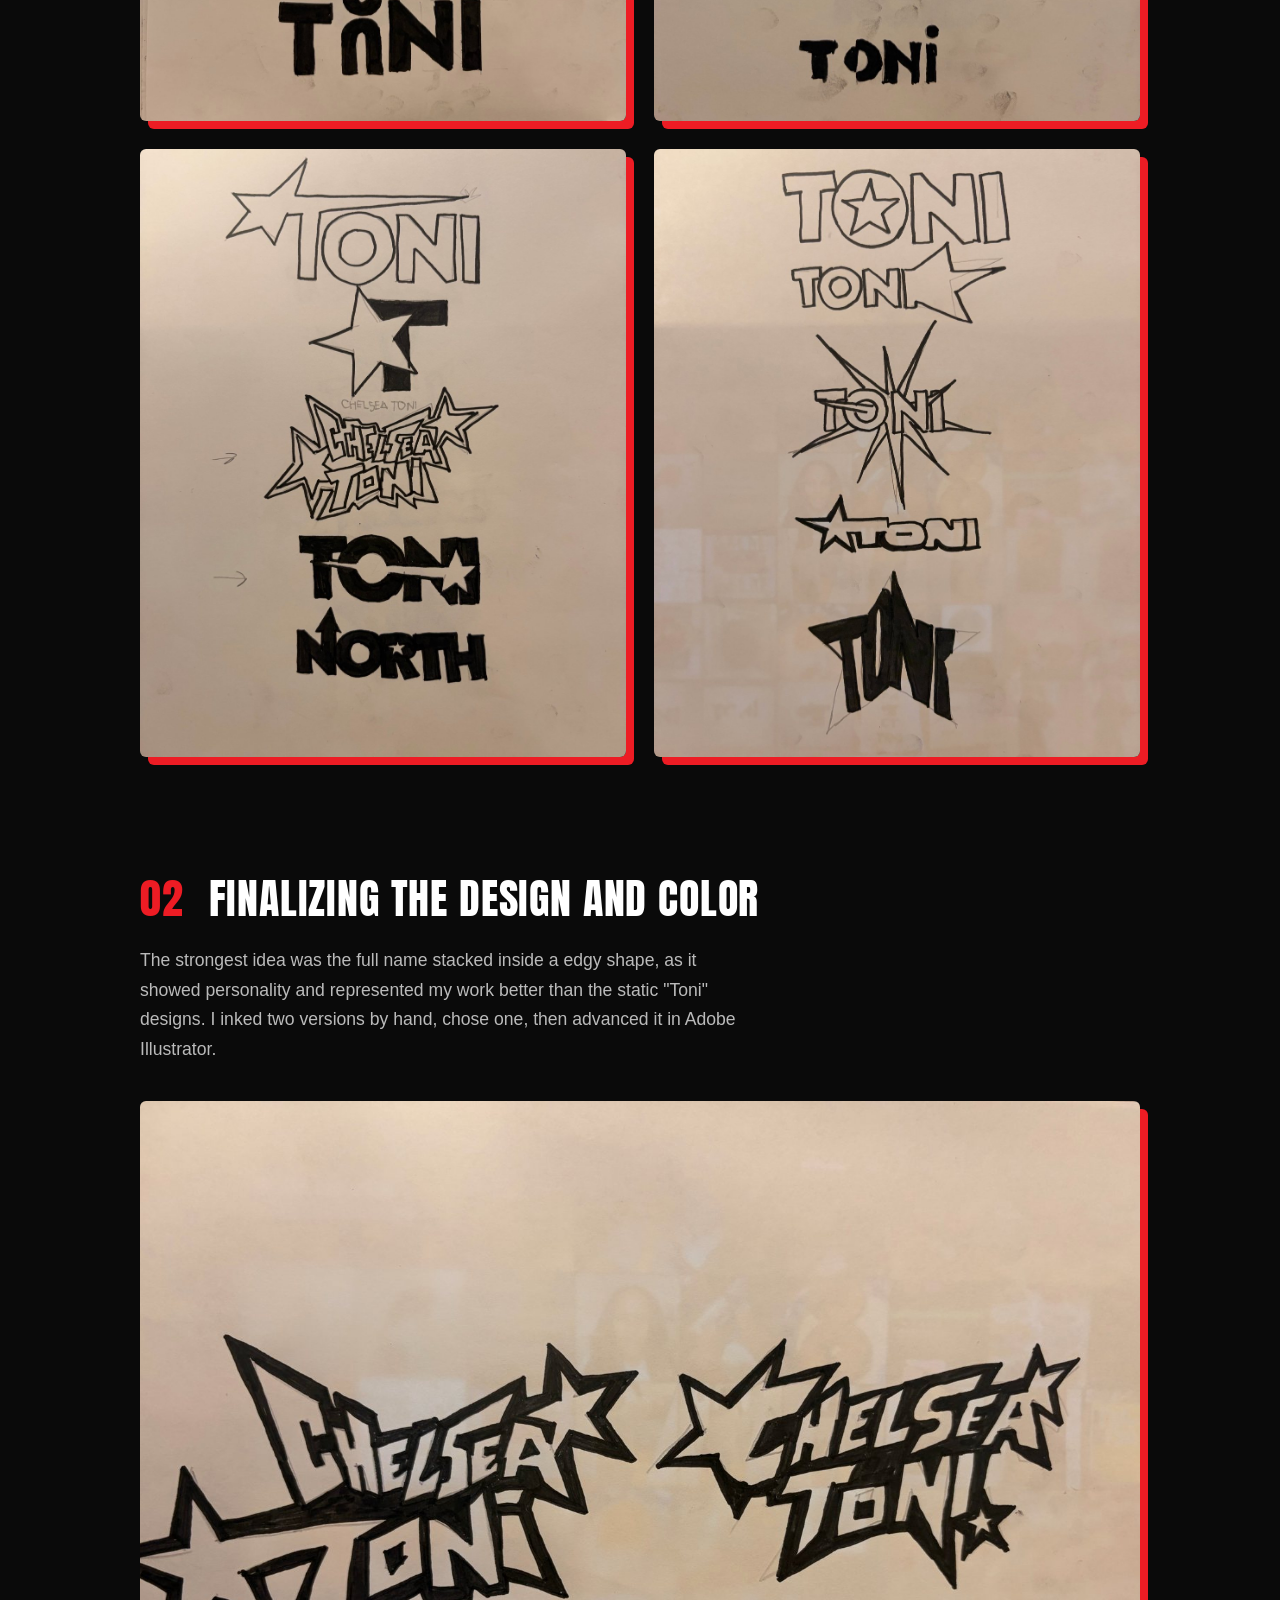
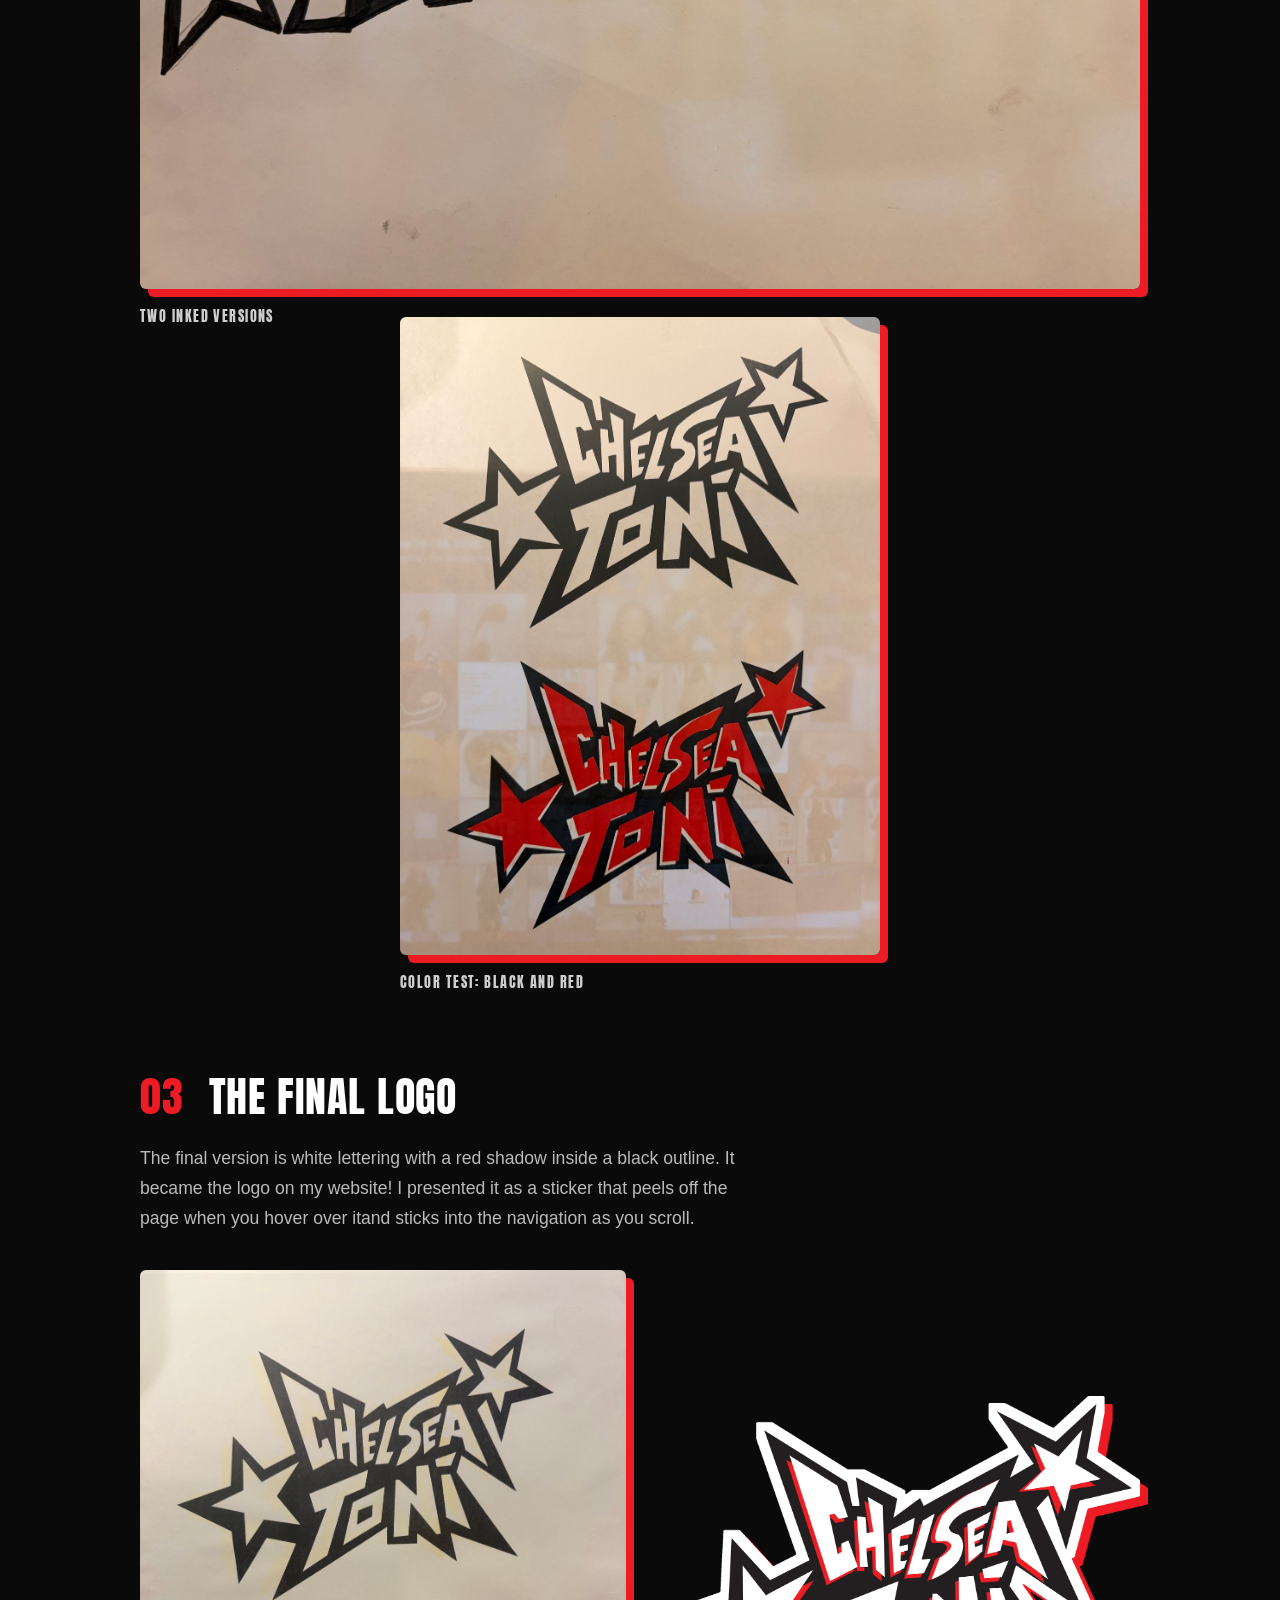
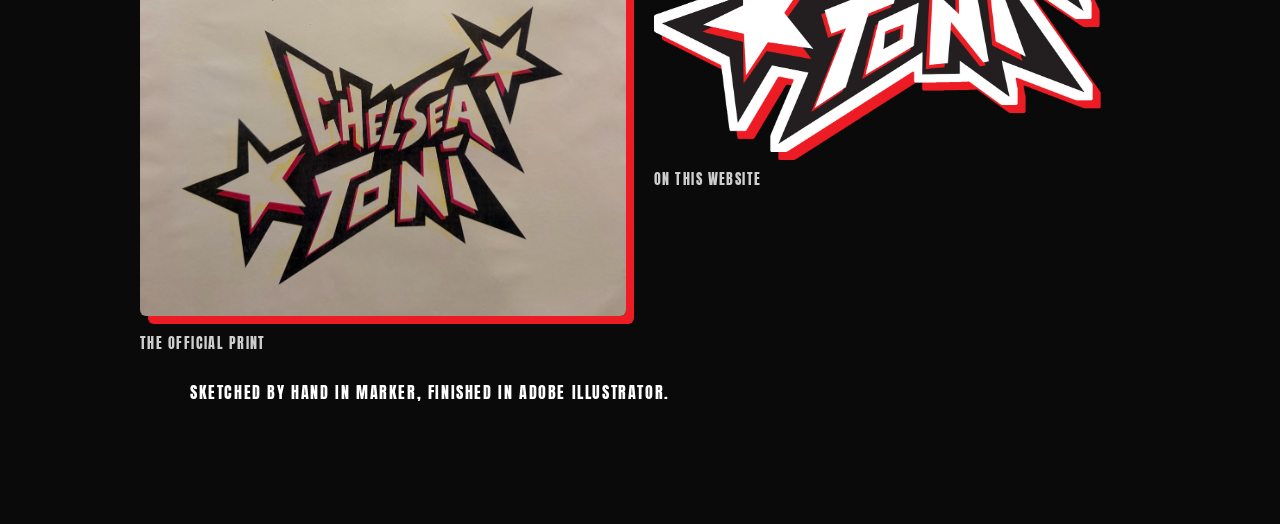
<file: logo.html>
<!DOCTYPE html>
<html lang="en">
<head>
  <meta charset="UTF-8" />
  <meta name="viewport" content="width=device-width, initial-scale=1" />
  <title>Logo design — Chelsea Toni</title>
  <meta name="description" content="The process of designing the Chelsea Toni logo, from marker sketches to the final sticker." />
  <link rel="icon" href="assets/favicon.png" />
  <link rel="preconnect" href="https://fonts.googleapis.com" />
  <link rel="preconnect" href="https://fonts.gstatic.com" crossorigin />
  <link href="https://fonts.googleapis.com/css2?family=Anton&display=swap" rel="stylesheet" />
  <link rel="stylesheet" href="style.css" />
</head>
<body data-page="design">

  <div class="swipe" id="swipe" aria-hidden="true"></div>
  <script>try{if(sessionStorage.getItem("swipe"))document.documentElement.classList.add("swipe-arrive")}catch(e){}</script>

  <header class="nav" id="nav">
    <nav class="nav-inner" aria-label="Main">
      <ul class="links" id="links">
        <li><a class="tag" href="design.html" aria-current="page">Design</a></li>
        <li><a class="tag" href="illustration.html">Illustration</a></li>
        <li><a class="tag" href="about.html">About</a></li>
        <li><a class="tag" href="resume.html">Resume</a></li>
        <li><a class="tag" href="contact.html">Contact</a></li>
      </ul>
      <button class="tag menu-btn" id="menuBtn" aria-expanded="false" aria-controls="links">Menu</button>
    </nav>
  </header>

  <a class="logo" id="logo" href="index.html" aria-label="Chelsea Toni — home">
    <span class="logo-inner">
      <img class="logo-base" id="logoBase" src="assets/logo-sticker.png" alt="Chelsea Toni" width="1400" height="1027" />
      <span class="flap-shadow" aria-hidden="true">
        <img class="flap" id="logoFlap" src="assets/logo-sticker-back.png" alt="" />
      </span>
    </span>
  </a>

  <main class="page">
    <a class="tag back" href="design.html">&larr; Design</a>

    <section class="overview">
      <div class="cover">
        <img src="assets/logo/logo-cover.jpg" alt="The Chelsea Toni logo: white lettering with a red shadow, black outline and two stars" />
      </div>

      <div class="info">
        <p class="eyebrow">Identity design &middot; Personal brand</p>
        <h1 class="proj-title">My logo</h1>
        <dl class="meta">
          <div><dt>Project</dt><dd>Personal logo</dd></div>
          <div><dt>Role</dt><dd>Concept, lettering &amp; color</dd></div>
          <div><dt>Tools</dt><dd>Adobe Illustrator</dd></div>
        </dl>
        <p class="blurb">My process for creating a logo for my personal brand. It started as pages of marker sketches and was refined by hand before being redrawn as a vector using Adobe Illustrator.</p>
      </div>
    </section>

    <section class="process" aria-labelledby="p1">
      <h2 class="step-title" id="p1"><span>01</span> Sketching</h2>
      <p class="step-text">I started with focusing on how Toni or CT would look. My initial idea was a logo with bold, blocky letters. I then tried stars, arrows, a burst and even my last name, &ldquo;North&rdquo;, before choosing the full 
        "Chelsea Toni."</p>
      <div class="pgrid pgrid--4">
        <figure class="shot"><img src="assets/logo/logo-1.jpg" alt="Marker sketches of the word TONI in heavy blocky letters" loading="lazy" /></figure>
        <figure class="shot"><img src="assets/logo/logo-2.jpg" alt="Marker sketches of TONI with a north star and an arrow" loading="lazy" /></figure>
        <figure class="shot"><img src="assets/logo/logo-3.jpg" alt="Outlined sketches: TONI with a star, and the first Chelsea Toni burst" loading="lazy" /></figure>
        <figure class="shot"><img src="assets/logo/logo-4.jpg" alt="Outlined sketches of TONI with a star in the O and a spiked burst" loading="lazy" /></figure>
      </div>
    </section>

    <section class="process" aria-labelledby="p2">
      <h2 class="step-title" id="p2"><span>02</span> Finalizing the design and color</h2>
      <p class="step-text">The strongest idea was the full name stacked inside a edgy shape, as it showed personality and represented my work better than the static "Toni" designs. I inked two versions by hand, chose one, then advanced it in Adobe Illustrator.</p>
      <div class="pgrid pgrid--2">
        <figure class="shot shot--wide"><img src="assets/logo/logo-5.jpg" alt="Two inked versions of the Chelsea Toni logo with stars" loading="lazy" /><figcaption>Two inked versions</figcaption></figure>
        <figure class="shot shot--center"><img src="assets/logo/logo-6.jpg" alt="The logo printed in black and in red" loading="lazy" /><figcaption>Color test: black and red</figcaption></figure>
      </div>
    </section>

    <section class="process" aria-labelledby="p3">
      <h2 class="step-title" id="p3"><span>03</span> The final logo</h2>
      <p class="step-text">The final version is white lettering with a red shadow inside a black outline. It became the logo on my website! I presented it as a sticker that peels off the page when you hover over itand sticks into the navigation as you scroll.</p>
      <div class="pgrid pgrid--2">
        <figure class="shot"><img src="assets/logo/logo-7.jpg" alt="The final logo printed in black, white and red" loading="lazy" /><figcaption>The official print</figcaption></figure>
        <figure class="shot shot--final"><img src="assets/logo-sticker.png" alt="The final Chelsea Toni logo as used on this website" loading="lazy" /><figcaption>On this website</figcaption></figure>
      </div>
    </section>

    <p class="made-with">Sketched by hand in marker, finished in Adobe Illustrator.</p>
  </main>

  <script src="script.js"></script>
</body>
</html>
</file>
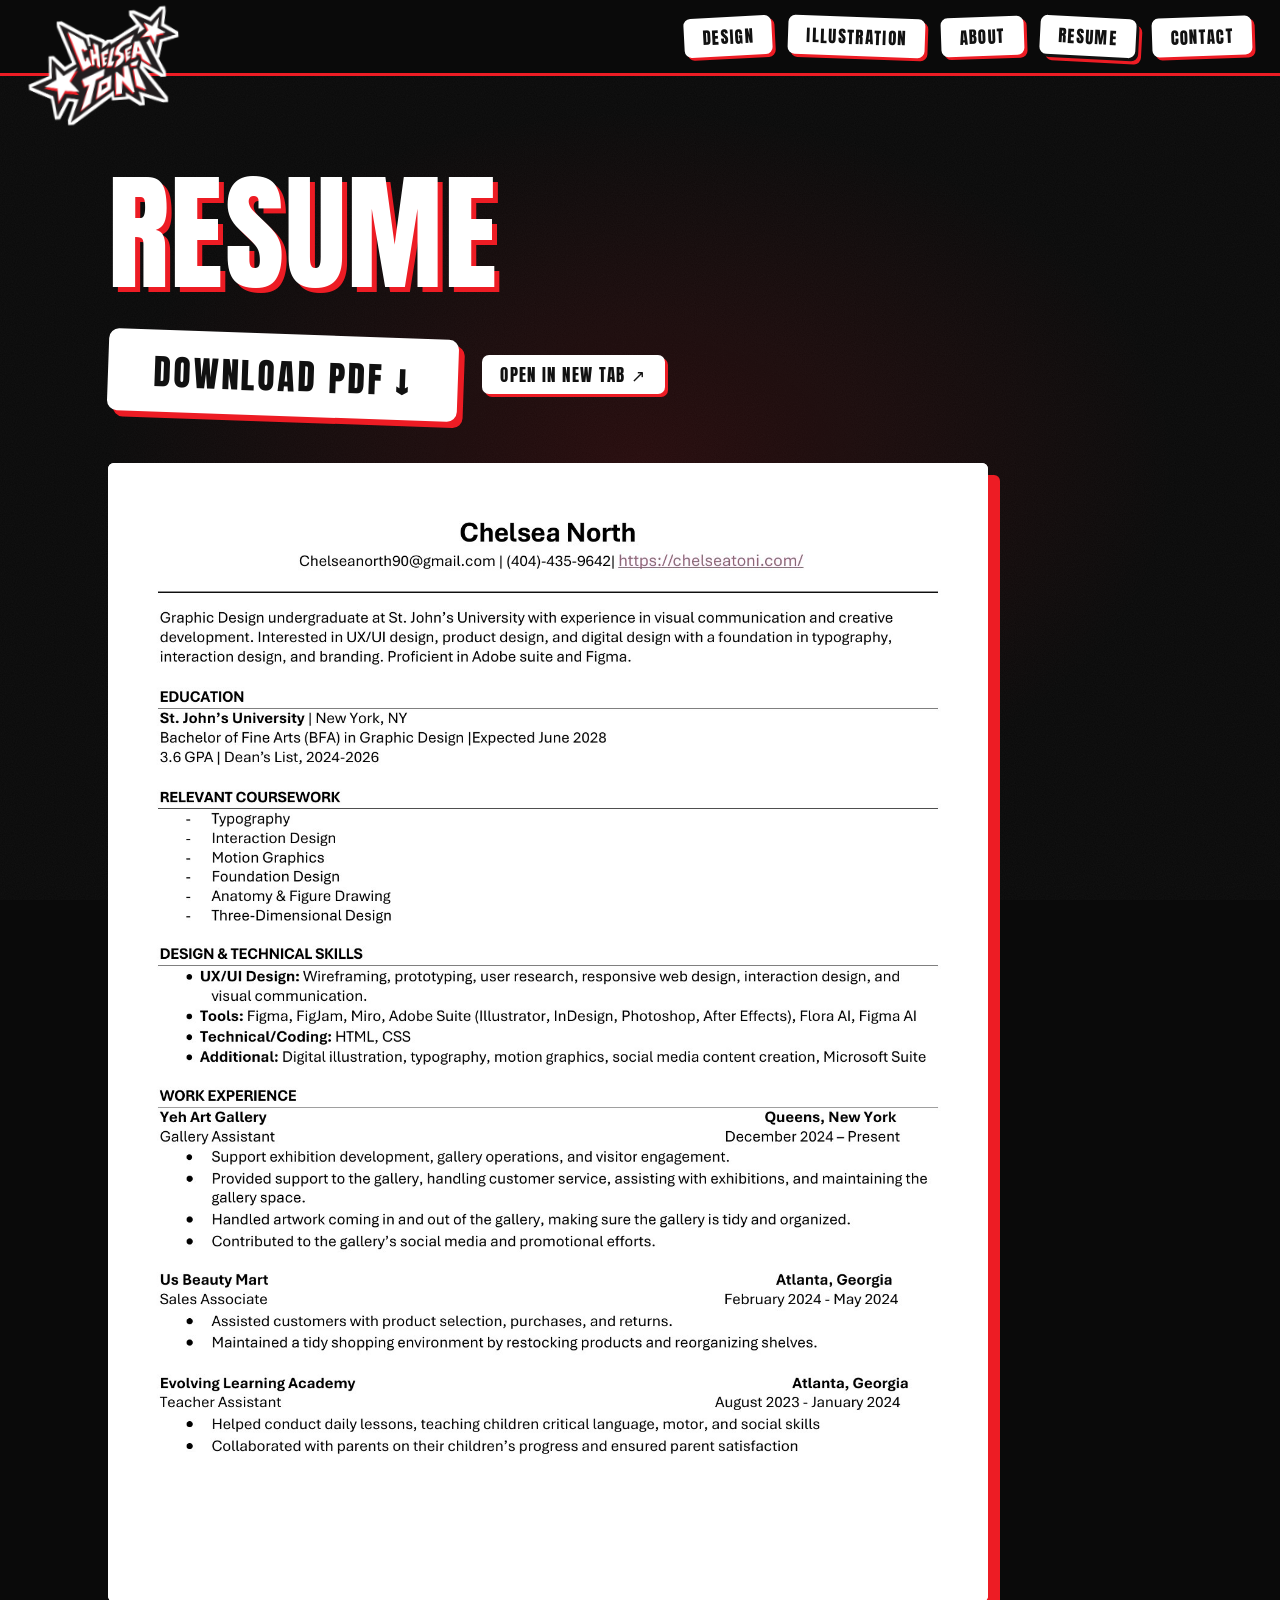
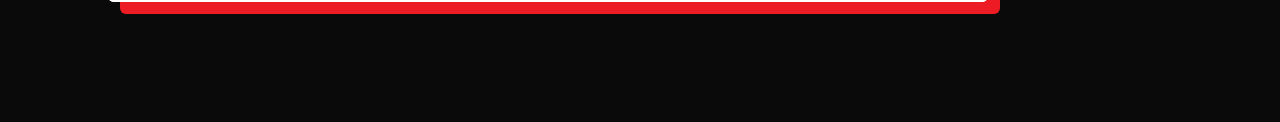
<file: resume.html>
<!DOCTYPE html>
<html lang="en">
<head>
  <meta charset="UTF-8" />
  <meta name="viewport" content="width=device-width, initial-scale=1" />
  <title>Resume — Chelsea Toni</title>
  <meta name="description" content="Resume of Chelsea Toni: graphic design student focused on UX/UI and product design." />
  <link rel="icon" href="assets/favicon.png" />
  <link rel="preconnect" href="https://fonts.googleapis.com" />
  <link rel="preconnect" href="https://fonts.gstatic.com" crossorigin />
  <link href="https://fonts.googleapis.com/css2?family=Anton&display=swap" rel="stylesheet" />
  <link rel="stylesheet" href="style.css" />
</head>
<body data-page="resume">

  <!-- red page-swipe used between pages -->
  <div class="swipe" id="swipe" aria-hidden="true"></div>
  <script>try{if(sessionStorage.getItem("swipe"))document.documentElement.classList.add("swipe-arrive")}catch(e){}</script>

  <header class="nav" id="nav">
    <nav class="nav-inner" aria-label="Main">
      <ul class="links" id="links">
        <li><a class="tag" href="design.html">Design</a></li>
        <li><a class="tag" href="illustration.html">Illustration</a></li>
        <li><a class="tag" href="about.html">About</a></li>
        <li><a class="tag" href="resume.html" aria-current="page">Resume</a></li>
        <li><a class="tag" href="contact.html">Contact</a></li>
      </ul>
      <button class="tag menu-btn" id="menuBtn" aria-expanded="false" aria-controls="links">Menu</button>
    </nav>
  </header>

  <a class="logo" id="logo" href="index.html" aria-label="Chelsea Toni — home">
    <span class="logo-inner">
      <img class="logo-base" id="logoBase" src="assets/logo-sticker.png" alt="Chelsea Toni" width="1400" height="1027" />
      <span class="flap-shadow" aria-hidden="true">
        <img class="flap" id="logoFlap" src="assets/logo-sticker-back.png" alt="" />
      </span>
    </span>
  </a>

  <main class="page">
    <h1 class="page-title">Resume</h1>

    <div class="resume-actions">
      <a class="tag big dl" href="assets/Chelsea_North_Resume.pdf" download>Download PDF &darr;</a>
      <a class="tag" href="assets/Chelsea_North_Resume.pdf" target="_blank" rel="noopener">Open in new tab &nearr;</a>
    </div>

    <div class="pdf-frame">
      <object data="assets/Chelsea_North_Resume.pdf#toolbar=0&amp;navpanes=0&amp;view=FitH" type="application/pdf" aria-label="Resume, PDF">
        <a href="assets/Chelsea_North_Resume.pdf" target="_blank" rel="noopener"><img src="assets/resume-preview.jpg" alt="Resume of Chelsea North: education, skills and work experience. Open the PDF for the full text." /></a>
      </object>
    </div>
  </main>

  <script src="script.js"></script>
</body>
</html>
</file>
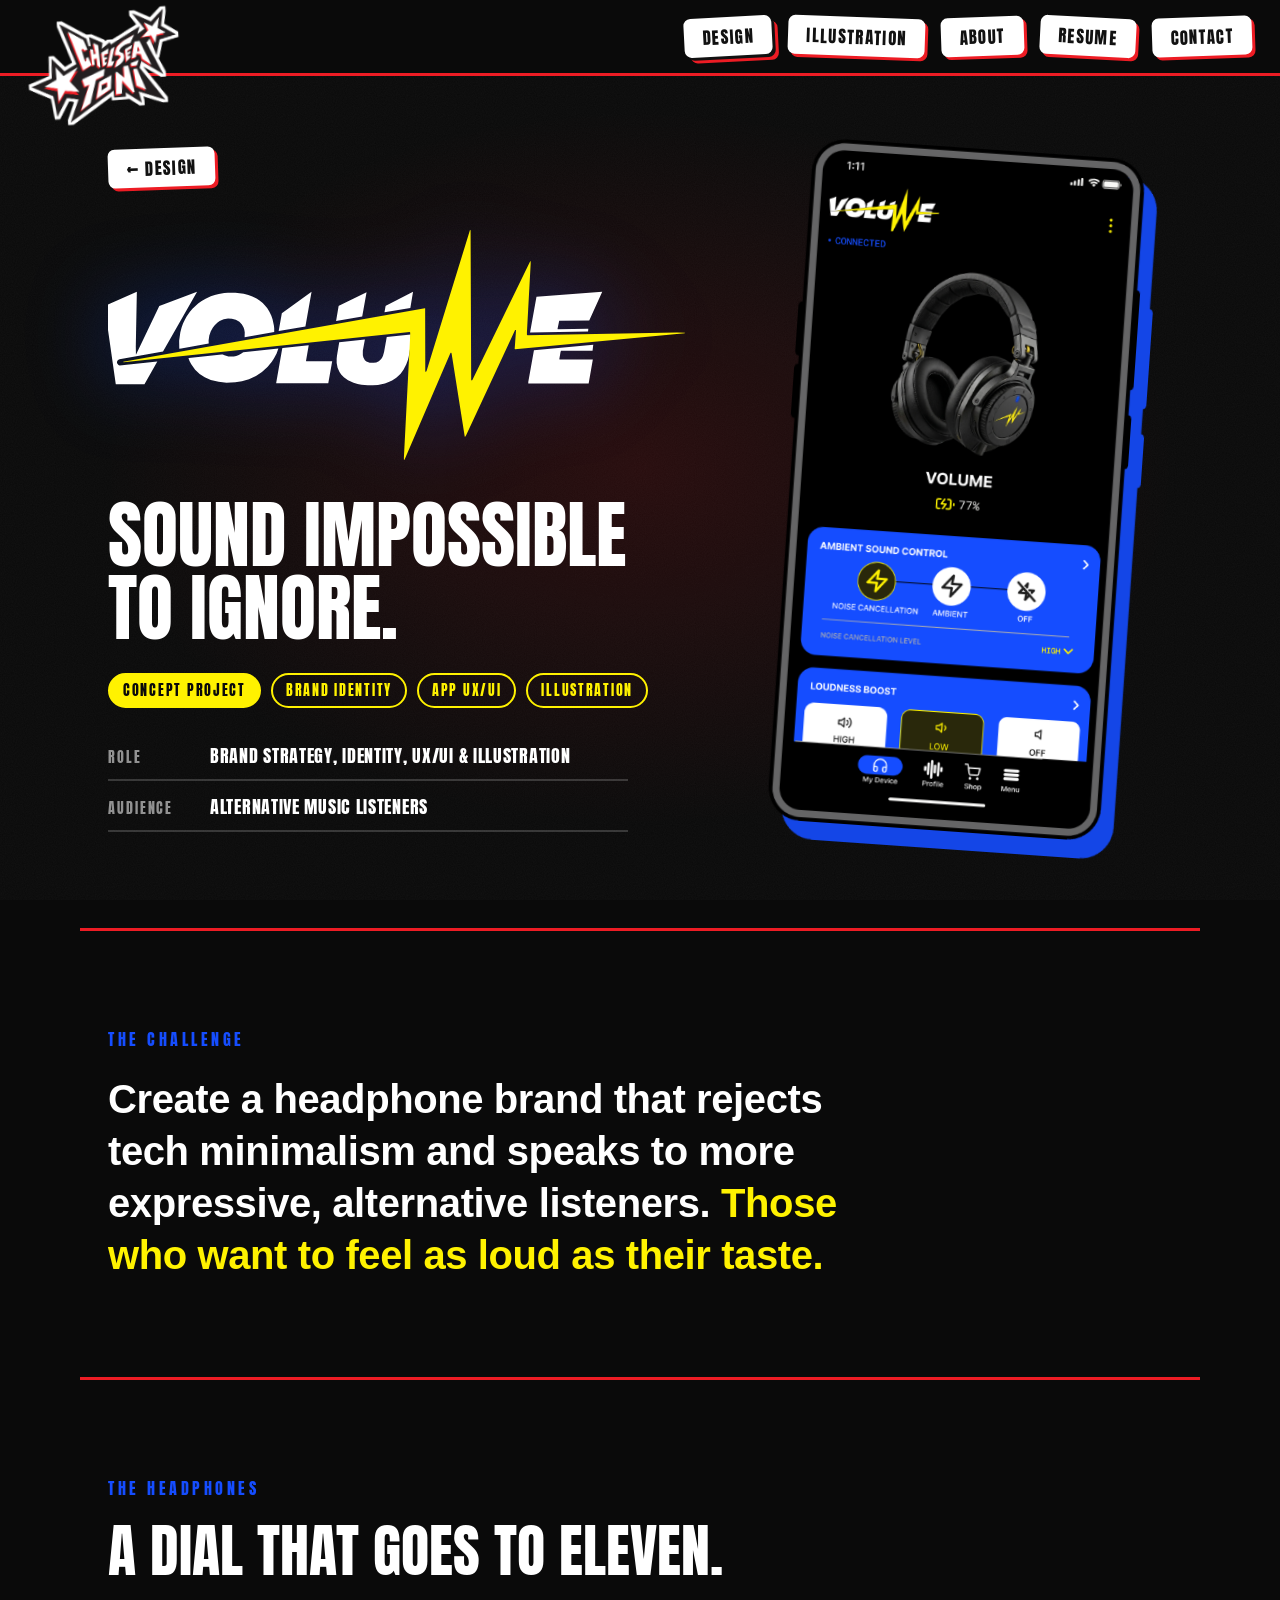
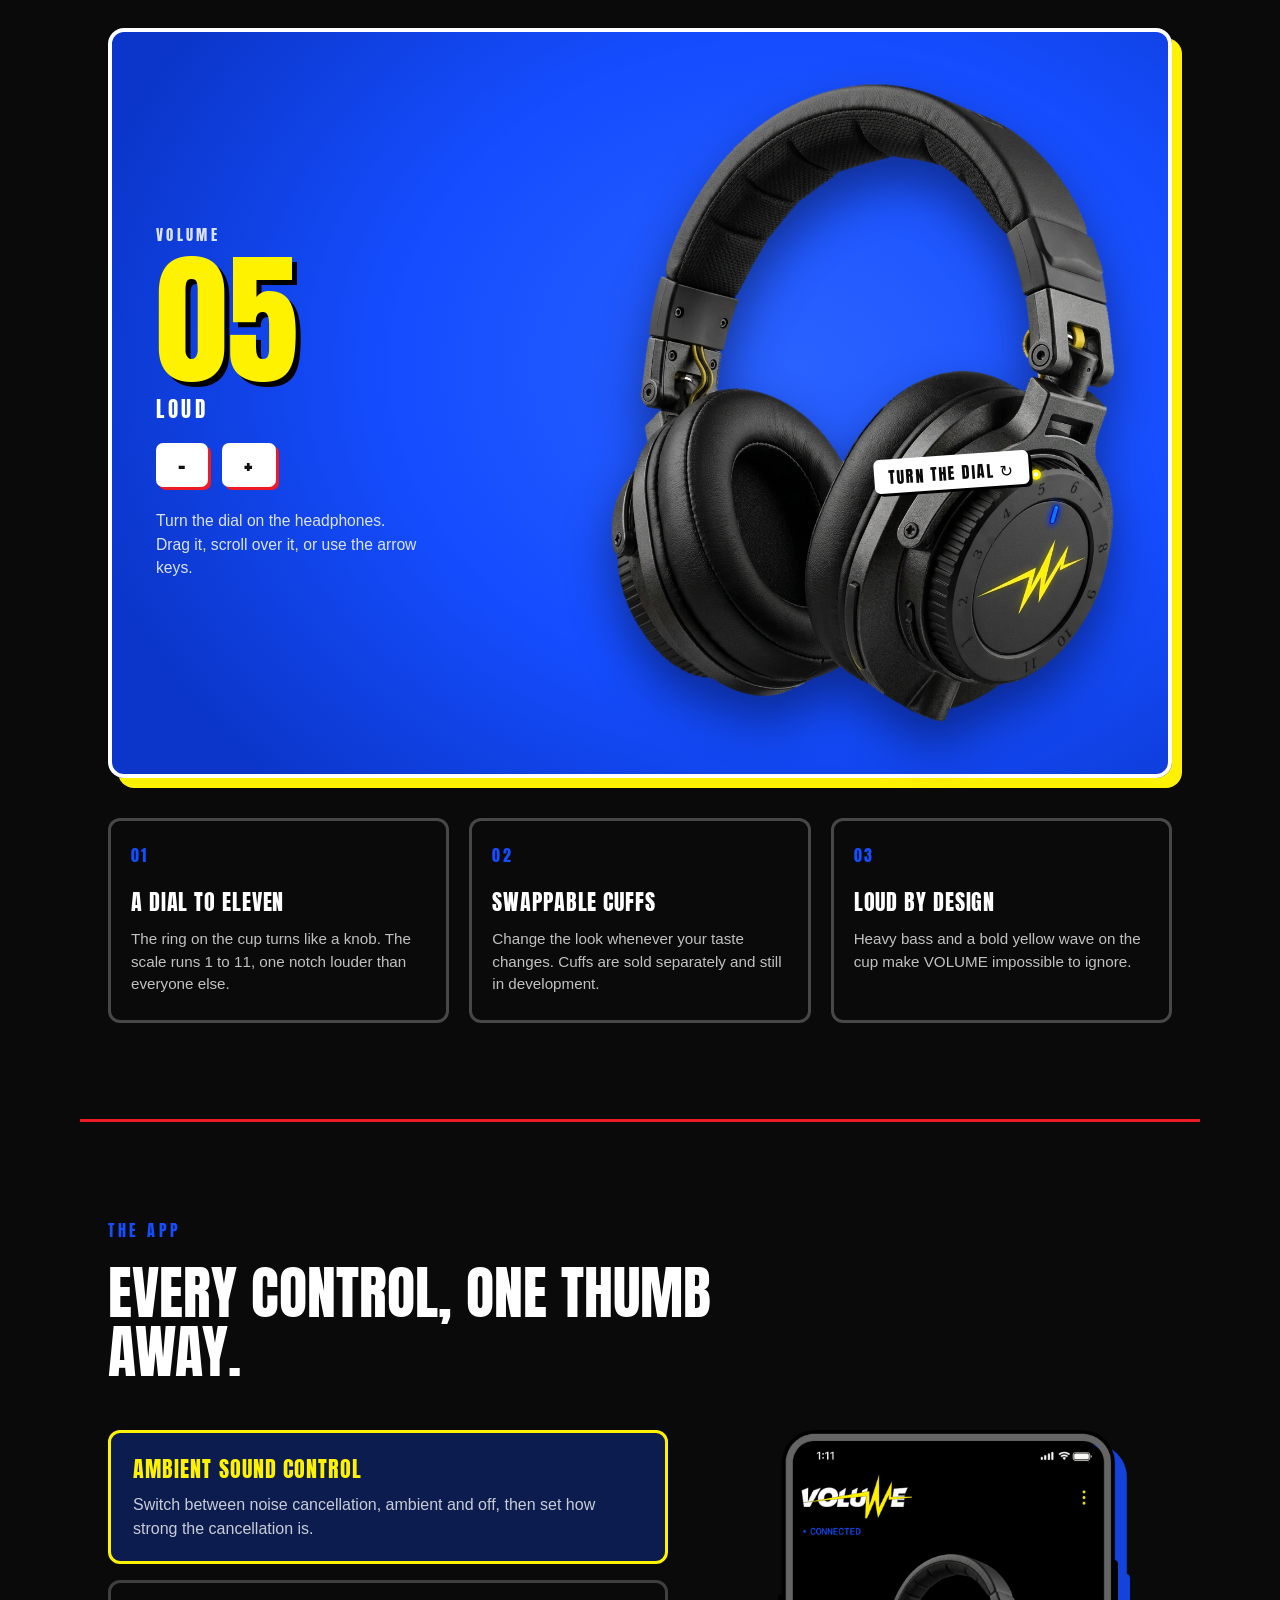
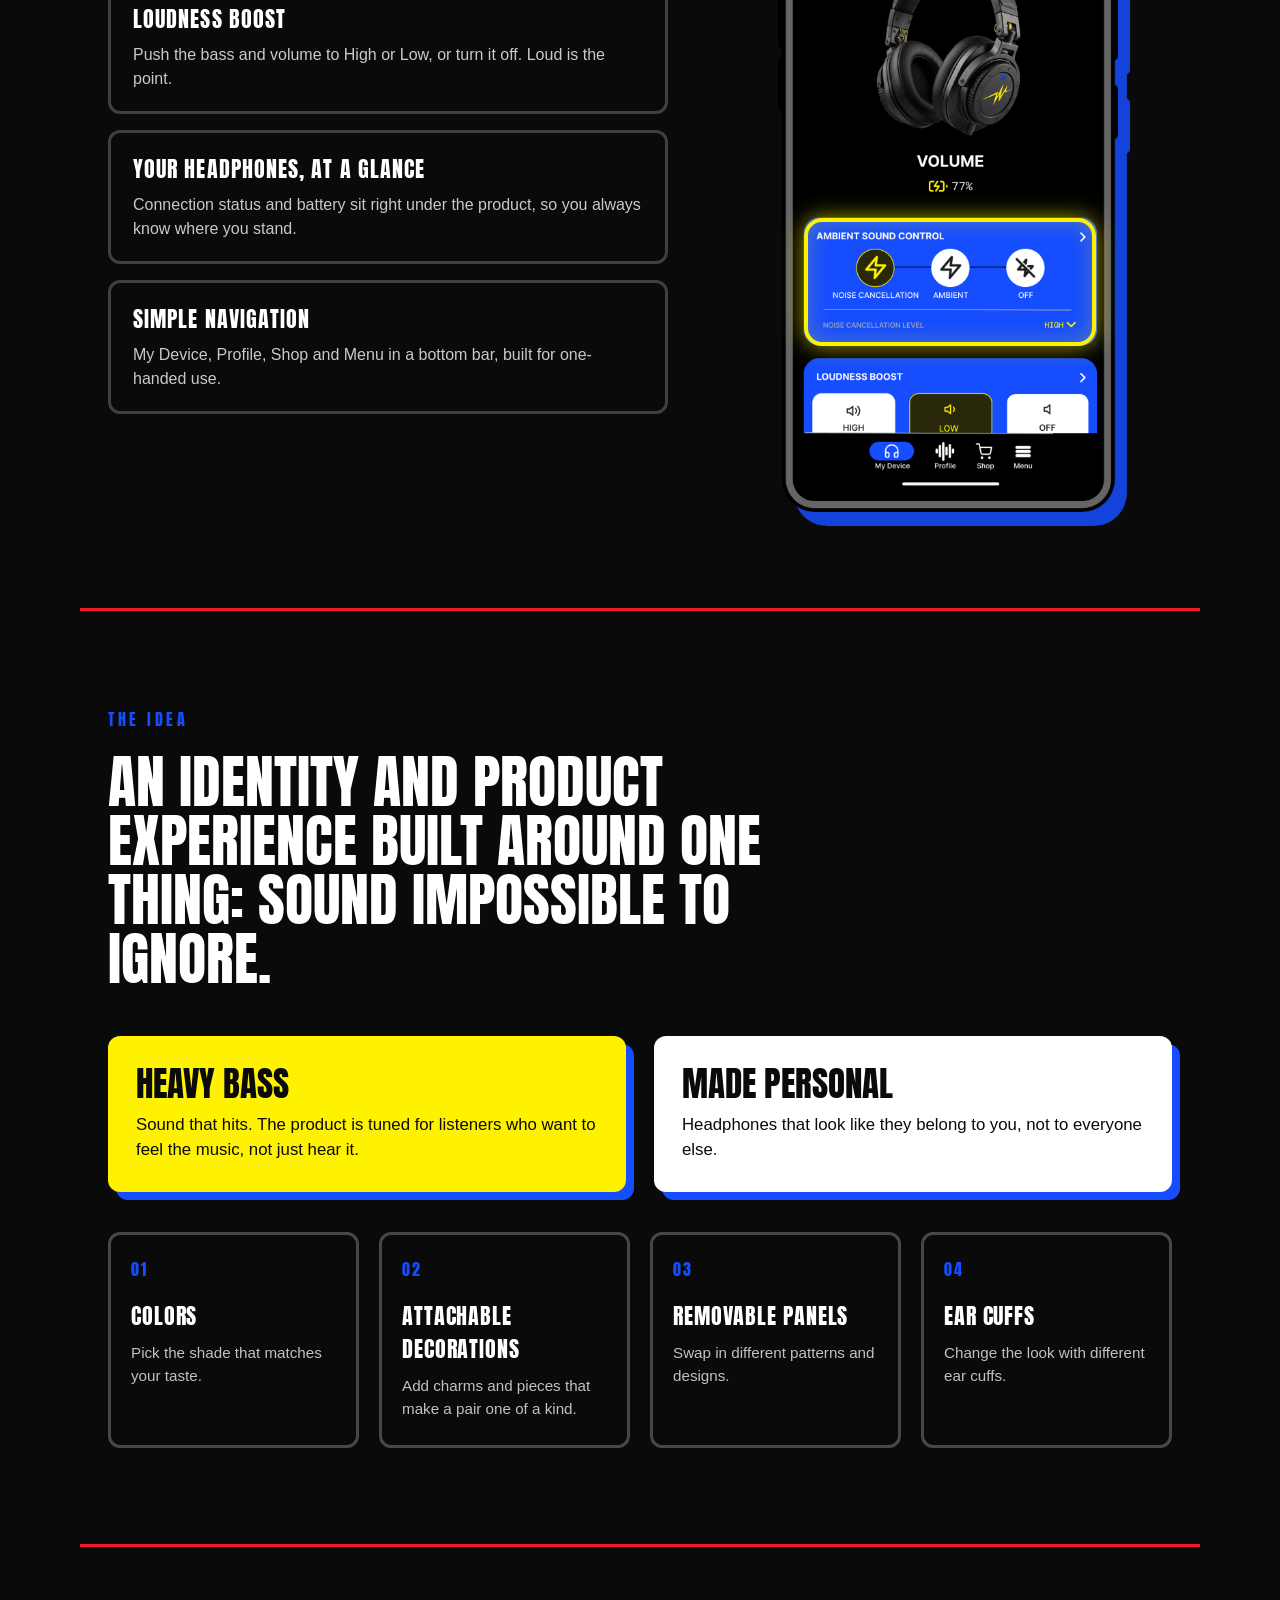
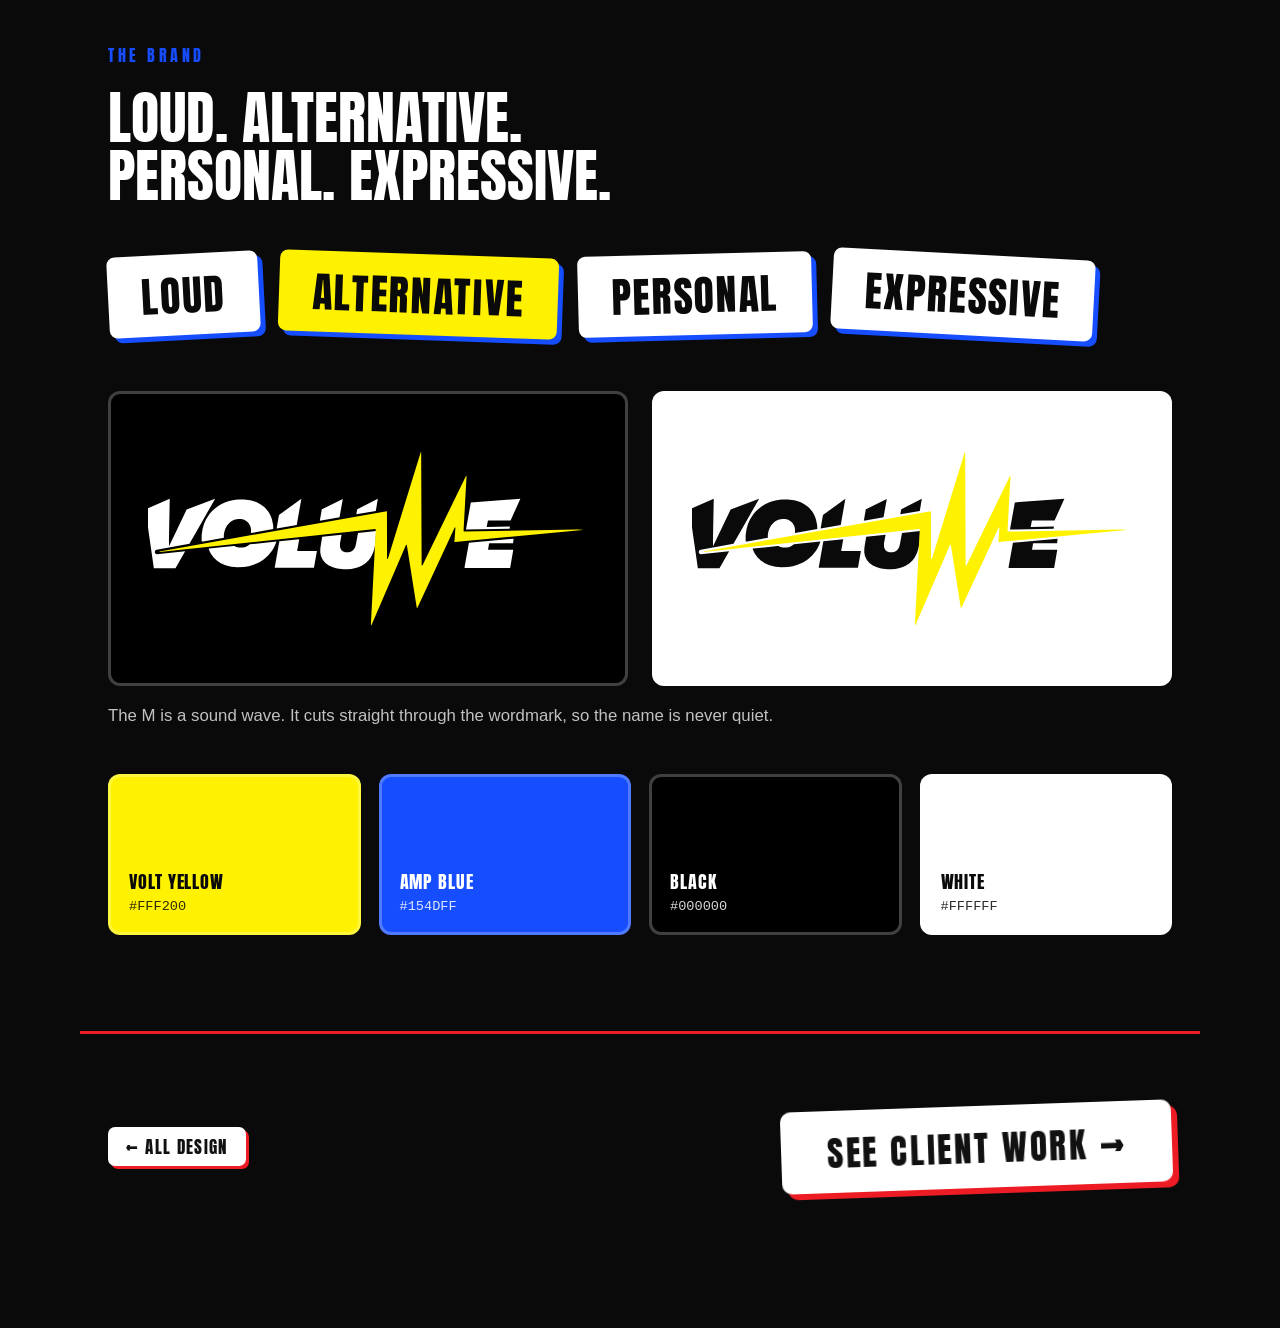
<file: volume.html>
<!DOCTYPE html>
<html lang="en">
<head>
  <meta charset="UTF-8" />
  <meta name="viewport" content="width=device-width, initial-scale=1" />
  <title>VOLUME — Chelsea Toni</title>
  <meta name="description" content="VOLUME: brand identity and app design for an expressive headphone brand, by Chelsea Toni." />
  <link rel="icon" href="assets/favicon.png" />
  <link rel="preconnect" href="https://fonts.googleapis.com" />
  <link rel="preconnect" href="https://fonts.gstatic.com" crossorigin />
  <link href="https://fonts.googleapis.com/css2?family=Anton&display=swap" rel="stylesheet" />
  <link rel="stylesheet" href="style.css" />
</head>
<body data-page="design" class="theme-volume">

  <!-- red page-swipe used between pages -->
  <div class="swipe" id="swipe" aria-hidden="true"></div>
  <script>try{if(sessionStorage.getItem("swipe"))document.documentElement.classList.add("swipe-arrive")}catch(e){}</script>

  <header class="nav" id="nav">
    <nav class="nav-inner" aria-label="Main">
      <ul class="links" id="links">
        <li><a class="tag" href="design.html" aria-current="page">Design</a></li>
        <li><a class="tag" href="illustration.html">Illustration</a></li>
        <li><a class="tag" href="about.html">About</a></li>
        <li><a class="tag" href="resume.html">Resume</a></li>
        <li><a class="tag" href="contact.html">Contact</a></li>
      </ul>
      <button class="tag menu-btn" id="menuBtn" aria-expanded="false" aria-controls="links">Menu</button>
    </nav>
  </header>

  <a class="logo" id="logo" href="index.html" aria-label="Chelsea Toni — home">
    <span class="logo-inner">
      <img class="logo-base" id="logoBase" src="assets/logo-sticker.png" alt="Chelsea Toni" width="1400" height="1027" />
      <span class="flap-shadow" aria-hidden="true">
        <img class="flap" id="logoFlap" src="assets/logo-sticker-back.png" alt="" />
      </span>
    </span>
  </a>

  <main class="v">

    <!-- hero -->
    <section class="v-hero">
      <div class="v-hero-copy">
        <a class="tag back" href="design.html">&larr; Design</a>
        <img class="v-logo" src="assets/volume/volume-logo-dark.svg" alt="VOLUME" />
        <h1 class="v-tagline">Sound impossible to ignore.</h1>
        <ul class="v-chips" aria-label="Project type">
          <li>Concept project</li>
          <li>Brand identity</li>
          <li>App UX/UI</li>
          <li>Illustration</li>
        </ul>
        <dl class="v-meta">
          <div><dt>Role</dt><dd>Brand strategy, identity, UX/UI &amp; illustration</dd></div>
          <div><dt>Audience</dt><dd>Alternative music listeners</dd></div>
        </dl>
      </div>
      <div class="v-hero-phone">
        <img src="assets/volume/app-home.png" alt="The VOLUME app home screen showing the headphones, battery level and sound controls" />
      </div>
    </section>

    <!-- challenge -->
    <section class="v-sec v-challenge">
      <p class="v-kicker">The challenge</p>
      <p class="v-big">Create a headphone brand that rejects tech minimalism and speaks to more expressive, alternative listeners. <span>Those who want to feel as loud as their taste.</span></p>
    </section>

    <!-- headphones -->
    <section class="v-sec v-hp" aria-labelledby="hp-h">
      <p class="v-kicker">The headphones</p>
      <h2 class="v-h" id="hp-h">A dial that goes to eleven.</h2>

      <div class="hp-stage" id="hpStage">
        <div class="hp-panel">
          <div class="hp-readout" aria-live="polite">
            <span class="hp-label">Volume</span>
            <output class="hp-val" id="hpVal">05</output>
            <span class="hp-sub" id="hpSub">Loud</span>
          </div>
          <div class="hp-step" role="group" aria-label="Volume">
            <button class="tag" type="button" id="hpDown" aria-label="Turn down">&minus;</button>
            <button class="tag" type="button" id="hpUp" aria-label="Turn up">+</button>
          </div>
          <p class="hp-help">Turn the dial on the headphones. Drag it, scroll over it, or use the arrow keys.</p>
        </div>

        <div class="hp-photo" id="hpTilt">
          <img src="assets/volume/headphones.webp" width="928" height="1152" alt="VOLUME headphones in matte black with a yellow wave mark and a numbered dial from 1 to 11" />
          <svg class="hp-svg" id="hpSvg" viewBox="0 0 928 1152" overflow="visible" data-ring='{"cx": 764.2281, "cy": 889.0782, "a": 106.758, "b": 179.7302, "ux": 0.8857, "uy": 0.4643, "vx": -0.4643, "vy": 0.8857, "t1": 2.0879, "span": 5.0766}'>
            <defs>
              <filter id="glow" x="-50%" y="-50%" width="200%" height="200%"><feGaussianBlur stdDeviation="7" result="b"/><feMerge><feMergeNode in="b"/><feMergeNode in="SourceGraphic"/></feMerge></filter>
            </defs>
            <g transform="rotate(27.66 764.2281 889.0782)">
              <ellipse class="ring" cx="764.2281" cy="889.0782" rx="126.0" ry="212.1"/>
              <ellipse class="ring r2" cx="764.2281" cy="889.0782" rx="126.0" ry="212.1"/>
              <ellipse class="ring r3" cx="764.2281" cy="889.0782" rx="126.0" ry="212.1"/>
            </g>
            <path class="bolt-glow" d="M850 854 L833 861 L821 864 L820 860 L827 835 L826 833 L790 893 L788 893 L787 889 L802 832 L802 825 L767 894 L764 893 L769 871 L679 916 L757 886 L758 892 L741 946 L743 946 L776 891 L779 892 L776 918 L777 928 L810 870 L813 869 L815 873Z" fill="#FFF200" filter="url(#glow)"/>
            <g id="hpMarker" class="marker"><circle r="9" fill="#FFF200" filter="url(#glow)"/><circle r="4" fill="#fff"/></g>
            <g transform="rotate(27.66 764.2281 889.0782)">
              <ellipse id="dialHit" cx="764.2281" cy="889.0782" rx="119.6" ry="201.3" fill="transparent" role="slider" tabindex="0" aria-label="Volume dial, 1 to 11" aria-valuemin="1" aria-valuemax="11" aria-valuenow="5"/>
            </g>
          </svg>
          <span class="hp-hint" id="hpHint" aria-hidden="true">Turn the dial &#8635;</span>
        </div>
      </div>

      <div class="v-custom three" role="list">
        <div class="v-card" role="listitem"><span class="v-num">01</span><h4>A dial to eleven</h4><p>The ring on the cup turns like a knob. The scale runs 1 to 11, one notch louder than everyone else.</p></div>
        <div class="v-card" role="listitem"><span class="v-num">02</span><h4>Swappable cuffs</h4><p>Change the look whenever your taste changes. Cuffs are sold separately and still in development.</p></div>
        <div class="v-card" role="listitem"><span class="v-num">03</span><h4>Loud by design</h4><p>Heavy bass and a bold yellow wave on the cup make VOLUME impossible to ignore.</p></div>
      </div>
    </section>

    <!-- the app -->
    <section class="v-sec v-app" aria-labelledby="app-h">
      <p class="v-kicker">The app</p>
      <h2 class="v-h" id="app-h">Every control, one thumb away.</h2>

      <div class="v-app-grid">
        <div class="v-tabs" role="tablist" aria-label="App features">
          <button class="v-tab is-on" role="tab" aria-selected="true" data-hl="56.8,7.6,86,18.8">
            <span class="v-tab-t">Ambient sound control</span>
            <span class="v-tab-d">Switch between noise cancellation, ambient and off, then set how strong the cancellation is.</span>
          </button>
          <button class="v-tab" role="tab" aria-selected="false" data-hl="77.2,7.6,86,11.4">
            <span class="v-tab-t">Loudness boost</span>
            <span class="v-tab-d">Push the bass and volume to High or Low, or turn it off. Loud is the point.</span>
          </button>
          <button class="v-tab" role="tab" aria-selected="false" data-hl="17,12,76,56">
            <span class="v-tab-t">Your headphones, at a glance</span>
            <span class="v-tab-d">Connection status and battery sit right under the product, so you always know where you stand.</span>
          </button>
          <button class="v-tab" role="tab" aria-selected="false" data-hl="89.2,22,56,5.6">
            <span class="v-tab-t">Simple navigation</span>
            <span class="v-tab-d">My Device, Profile, Shop and Menu in a bottom bar, built for one-handed use.</span>
          </button>
        </div>

        <div class="v-phone-wrap">
          <div class="v-phone">
            <img src="assets/volume/app-home.png" alt="The VOLUME app: ambient sound control and loudness boost" />
            <span class="v-hl" id="vHl" style="--t:56.8%;--l:7.6%;--w:86%;--h:18.8%"></span>
          </div>
        </div>
      </div>
    </section>

    <!-- idea -->
    <section class="v-sec v-idea" aria-labelledby="idea-h">
      <p class="v-kicker">The idea</p>
      <h2 class="v-h" id="idea-h">An identity and product experience built around one thing: sound impossible to ignore.</h2>

      <div class="v-pillars">
        <div class="v-pillar">
          <h3>Heavy bass</h3>
          <p>Sound that hits. The product is tuned for listeners who want to feel the music, not just hear it.</p>
        </div>
        <div class="v-pillar">
          <h3>Made personal</h3>
          <p>Headphones that look like they belong to you, not to everyone else.</p>
        </div>
      </div>

      <div class="v-custom" role="list" aria-label="Customization">
        <div class="v-card" role="listitem"><span class="v-num">01</span><h4>Colors</h4><p>Pick the shade that matches your taste.</p></div>
        <div class="v-card" role="listitem"><span class="v-num">02</span><h4>Attachable decorations</h4><p>Add charms and pieces that make a pair one of a kind.</p></div>
        <div class="v-card" role="listitem"><span class="v-num">03</span><h4>Removable panels</h4><p>Swap in different patterns and designs.</p></div>
        <div class="v-card" role="listitem"><span class="v-num">04</span><h4>Ear cuffs</h4><p>Change the look with different ear cuffs.</p></div>
      </div>
    </section>

    <!-- brand -->
    <section class="v-sec v-brand" aria-labelledby="brand-h">
      <p class="v-kicker">The brand</p>
      <h2 class="v-h" id="brand-h">Loud. Alternative. Personal. Expressive.</h2>

      <ul class="v-words" aria-label="Brand words">
        <li style="--tilt:-3deg">Loud</li>
        <li style="--tilt:2deg">Alternative</li>
        <li style="--tilt:-1.5deg">Personal</li>
        <li style="--tilt:3deg">Expressive</li>
      </ul>

      <div class="v-logos">
        <figure class="v-logo-tile v-on-black">
          <img src="assets/volume/volume-logo-dark.svg" alt="VOLUME logo on black" />
        </figure>
        <figure class="v-logo-tile v-on-white">
          <img src="assets/volume/volume-logo-light.svg" alt="VOLUME logo on white" />
        </figure>
      </div>
      <p class="v-note">The M is a sound wave. It cuts straight through the wordmark, so the name is never quiet.</p>

      <ul class="v-palette" aria-label="Colors">
        <li style="--c:#FFF200;--ink:#0a0a0a"><span>Volt yellow</span><code>#FFF200</code></li>
        <li style="--c:#154DFF;--ink:#ffffff"><span>Amp blue</span><code>#154DFF</code></li>
        <li style="--c:#000000;--ink:#ffffff"><span>Black</span><code>#000000</code></li>
        <li style="--c:#FFFFFF;--ink:#0a0a0a"><span>White</span><code>#FFFFFF</code></li>
      </ul>
    </section>

    <nav class="v-end" aria-label="Project navigation">
      <a class="tag" href="design.html">&larr; All design</a>
      <a class="tag big" href="index.html#client-work">See client work &rarr;</a>
    </nav>
  </main>

  <script src="script.js"></script>
</body>
</html>
</file>
<file: style.css>
/* ---------- tokens ---------- */
:root {
  --black: #0a0a0a;
  --ink: #111111;
  --paper: #ffffff;
  --paper-back: #ece8e0;
  --red: #ed1c24;
  --nav-h: 76px;
  --display: "Anton", Impact, "Arial Narrow Bold", sans-serif;
}

*, *::before, *::after { box-sizing: border-box; margin: 0; padding: 0; }

html { scroll-behavior: smooth; }

body {
  min-height: 100vh;
  background: var(--black);
  color: var(--paper);
  font-family: var(--display);
  -webkit-font-smoothing: antialiased;
  overflow-x: hidden;
}

/* faint grain + a red glow behind the hero, so the black isn't flat */
body::before {
  content: "";
  position: fixed;
  inset: 0;
  z-index: 0;
  pointer-events: none;
  background:
    radial-gradient(60vmax 40vmax at 50% 52%, rgba(237, 28, 36, 0.13), transparent 70%),
    url("data:image/svg+xml;utf8,<svg xmlns='http://www.w3.org/2000/svg' width='160' height='160'><filter id='n'><feTurbulence type='fractalNoise' baseFrequency='.9' numOctaves='2' stitchTiles='stitch'/><feColorMatrix values='0 0 0 0 1  0 0 0 0 1  0 0 0 0 1  0 0 0 .5 0'/></filter><rect width='100%' height='100%' filter='url(%23n)' opacity='.07'/></svg>");
  opacity: 1;
}

a { color: inherit; text-decoration: none; }

:focus-visible {
  outline: 3px solid var(--red);
  outline-offset: 4px;
}

/* ---------- nav bar ---------- */
.nav {
  position: fixed;
  top: 0; left: 0; right: 0;
  z-index: 50;
  height: var(--nav-h);
  background: transparent;
  border-bottom: 3px solid transparent;
  transition: background 0.3s ease, border-color 0.3s ease;
}

body.is-stuck .nav,
body:not([data-page="home"]) .nav {
  background: var(--black);
  border-bottom-color: var(--red);
}

.nav-inner {
  height: 100%;
  display: flex;
  align-items: center;
  justify-content: flex-end;
  padding: 0 28px 0 190px; /* left gap holds the stuck logo */
}

.links {
  list-style: none;
  display: flex;
  gap: 18px;
}

/* ---------- sticker tags (nav links) ---------- */
.tag {
  position: relative;
  display: inline-block;
  font-family: var(--display);
  font-size: 1.05rem;
  letter-spacing: 0.08em;
  text-transform: uppercase;
  line-height: 1;
  color: var(--ink);
  background: var(--paper);
  padding: 0.7em 1.1em 0.62em;
  border: 0;
  border-radius: 7px;
  cursor: pointer;
  /* hard red offset, same as the red shadow inside the logo */
  box-shadow: 3px 3px 0 var(--red);
  transform: rotate(var(--tilt, 0deg));
  transition: transform 0.25s cubic-bezier(0.34, 1.56, 0.64, 1), box-shadow 0.2s ease;
}

.links li:nth-child(1) .tag { --tilt: -3deg; }
.links li:nth-child(2) .tag { --tilt: 2deg; }
.links li:nth-child(3) .tag { --tilt: -2deg; }
.links li:nth-child(4) .tag { --tilt: 3deg; }

.tag:hover,
.tag:focus-visible {
  transform: rotate(0deg) translateY(-3px) scale(1.06);
  box-shadow: 5px 6px 0 var(--red);
}

/* corner peel: black triangle = the missing corner, light triangle = the fold */
.tag::after {
  content: "";
  position: absolute;
  right: 0; bottom: 0;
  width: 0; height: 0;
  border-bottom-right-radius: 7px;
  background: linear-gradient(to top left, var(--black) 0 50%, var(--paper-back) 50% 100%);
  box-shadow: -2px -2px 5px rgba(0, 0, 0, 0.35);
  transition: width 0.22s ease, height 0.22s ease;
}

.tag:hover::after,
.tag:focus-visible::after {
  width: 15px; height: 15px;
}

.tag[aria-current="page"] { box-shadow: 3px 3px 0 var(--ink), 6px 6px 0 var(--red); }

.menu-btn { display: none; }

/* ---------- the logo sticker ---------- */
.logo {
  position: fixed;
  top: 0; left: 0;
  z-index: 60;
  display: block;
  transform-origin: 0 0;
  /* JS sets width/height + transform. This transition is the "peel off and stick" flight. */
  transition: transform 0.8s cubic-bezier(0.22, 0.9, 0.28, 1.12);
  will-change: transform;
  -webkit-tap-highlight-color: transparent;
}

.logo.no-anim { transition: none; }

.logo-inner {
  position: relative;
  display: block;
  width: 100%;
  height: 100%;
  animation: slap 0.7s cubic-bezier(0.2, 1.2, 0.3, 1) 0.1s both;
}

@keyframes slap {
  0%   { opacity: 0; transform: scale(1.4) rotate(7deg); }
  55%  { opacity: 1; transform: scale(0.96) rotate(-1.5deg); }
  100% { opacity: 1; transform: scale(1) rotate(0deg); }
}

.logo-base {
  position: absolute;
  inset: 0;
  width: 100%;
  height: 100%;
  display: block;
  user-select: none;
  -webkit-user-drag: none;
}

/* the lifted corner: JS clips this to a triangle and mirrors it across the fold */
.flap-shadow {
  position: absolute;
  inset: 0;
  pointer-events: none;
  filter: drop-shadow(-4px 6px 8px rgba(0, 0, 0, 0.6));
}

.flap {
  position: absolute;
  top: 0; left: 0;
  width: 100%;
  height: 100%;
  display: block;
  transform-origin: 0 0;
  visibility: hidden;
  user-select: none;
  -webkit-user-drag: none;
}

/* ---------- page body ---------- */
main { position: relative; z-index: 1; }

.hero {
  height: 100vh;
  height: 100svh;
  position: relative;
}

.scroll-cue {
  position: absolute;
  left: 50%;
  bottom: 28px;
  transform: translateX(-50%);
  font-size: 0.8rem;
  letter-spacing: 0.3em;
  text-transform: uppercase;
  color: rgba(255, 255, 255, 0.55);
  display: flex;
  flex-direction: column;
  align-items: center;
  gap: 10px;
  transition: opacity 0.3s ease;
}

.scroll-cue::after {
  content: "";
  width: 3px;
  height: 34px;
  background: var(--red);
  animation: cue 1.8s ease-in-out infinite;
  transform-origin: top;
}

@keyframes cue {
  0%, 100% { transform: scaleY(0.4); }
  50% { transform: scaleY(1); }
}

body.is-stuck .scroll-cue { opacity: 0; }

.soon {
  min-height: 90vh;
  display: grid;
  place-items: center;
  padding: 120px 24px;
}

.soon p {
  font-size: clamp(1.4rem, 4vw, 2.4rem);
  letter-spacing: 0.06em;
  text-transform: uppercase;
  color: rgba(255, 255, 255, 0.28);
}

/* ---------- phone ---------- */
@media (max-width: 760px) {
  :root { --nav-h: 68px; }

  .nav-inner { padding: 0 16px 0 120px; }

  .menu-btn { display: inline-block; --tilt: 2deg; }

  .links {
    position: absolute;
    top: calc(var(--nav-h) + 14px);
    right: 16px;
    flex-direction: column;
    align-items: flex-end;
    gap: 14px;
    opacity: 0;
    visibility: hidden;
    transform: translateY(-8px);
    transition: opacity 0.2s ease, transform 0.2s ease, visibility 0.2s;
  }

  .links.open {
    opacity: 1;
    visibility: visible;
    transform: none;
  }

  .links .tag { font-size: 1.25rem; }
}

/* ---------- motion preferences ---------- */
@media (prefers-reduced-motion: reduce) {
  .logo { transition: none; }
  .logo-inner { animation: none; }
  .scroll-cue::after { animation: none; }
  .tag, .tag::after { transition: none; }
  html { scroll-behavior: auto; }
}

/* ---------- red page swipe ---------- */
.swipe {
  position: fixed;
  inset: 0;
  z-index: 200;
  background: var(--red);
  transform: translateX(-102%);
  pointer-events: none;
  will-change: transform;
}
/* white sticker-paper edge on the leading side */
.swipe::after {
  content: "";
  position: absolute;
  top: 0; bottom: 0; left: 100%;
  width: 14px;
  background: var(--paper);
  box-shadow: 6px 0 0 var(--ink);
}
.swipe.is-covering,
.swipe.is-leaving { transition: transform 0.6s cubic-bezier(0.7, 0, 0.2, 1); }
.swipe.is-covering { transform: none; pointer-events: all; }
.swipe.is-leaving { transform: translateX(102%); }
html.swipe-arrive .swipe { transform: none; transition: none; }

/* ---------- inner pages ---------- */
.page {
  position: relative;
  z-index: 1;
  max-width: 1120px;
  margin: 0 auto;
  padding: calc(var(--nav-h) + 56px) 28px 120px;
}

.page-title {
  font-weight: 400;
  font-size: clamp(3.6rem, 12vw, 8rem);
  line-height: 0.95;
  text-transform: uppercase;
  letter-spacing: 0.01em;
  text-shadow: 5px 5px 0 var(--red);
  margin-bottom: 56px;
}

.group-label {
  display: inline-block;
  font-weight: 400;
  font-size: 1.1rem;
  letter-spacing: 0.12em;
  text-transform: uppercase;
  color: var(--ink);
  background: var(--paper);
  padding: 0.55em 0.9em 0.5em;
  border-radius: 6px;
  box-shadow: 3px 3px 0 var(--red);
  transform: rotate(-2deg);
  margin-bottom: 32px;
}

.cards {
  display: grid;
  grid-template-columns: repeat(3, minmax(0, 1fr));
  gap: 44px 40px;
}

@media (max-width: 900px) {
  .cards { grid-template-columns: repeat(2, minmax(0, 1fr)); }
}

@media (max-width: 560px) {
  .cards { grid-template-columns: 1fr; }
}

.card {
  display: block;
  background: var(--paper);
  color: var(--ink);
  padding: 12px 12px 16px;
  border-radius: 10px;
  box-shadow: 8px 8px 0 var(--red);
  transform: rotate(var(--tilt, 0deg));
  transition: transform 0.3s cubic-bezier(0.34, 1.56, 0.64, 1), box-shadow 0.2s ease;
}
.card:hover, .card:focus-visible {
  transform: rotate(0deg) translateY(-6px) scale(1.03);
  box-shadow: 12px 14px 0 var(--red);
}
.card-img { display: block; overflow: hidden; border-radius: 4px; background: #000; }
.card-img img { display: block; width: 100%; aspect-ratio: 1; object-fit: cover; }
.card-cap { display: block; padding: 14px 4px 0; }
.card-title { display: block; font-size: 1.7rem; letter-spacing: 0.03em; text-transform: uppercase; line-height: 1; }
.card-sub { display: block; margin-top: 8px; font-family: Arial, Helvetica, sans-serif; font-size: 0.85rem; color: #555; letter-spacing: 0.02em; }

/* project page */
.back { margin-bottom: 40px; --tilt: -2deg; }

.overview {
  display: grid;
  grid-template-columns: minmax(0, 1.1fr) minmax(0, 1fr);
  gap: 56px;
  align-items: center;
  margin-bottom: 130px;
}
.cover {
  background: var(--paper);
  padding: 14px;
  border-radius: 12px;
  box-shadow: 12px 12px 0 var(--red);
  transform: rotate(-1.5deg);
}
.cover img { display: block; width: 100%; height: auto; border-radius: 4px; }

.eyebrow {
  font-size: 1rem;
  letter-spacing: 0.18em;
  text-transform: uppercase;
  color: var(--red);
  margin-bottom: 14px;
}
.proj-title {
  font-weight: 400;
  font-size: clamp(3rem, 8vw, 6rem);
  line-height: 0.95;
  text-transform: uppercase;
  text-shadow: 4px 4px 0 var(--red);
  margin-bottom: 32px;
}
.meta { display: grid; gap: 14px; margin-bottom: 28px; }
.meta div { display: flex; gap: 18px; align-items: baseline; border-bottom: 2px solid rgba(255,255,255,0.18); padding-bottom: 12px; }
.meta dt { flex: 0 0 90px; font-size: 0.9rem; letter-spacing: 0.14em; text-transform: uppercase; color: rgba(255,255,255,0.55); }
.meta dd { font-size: 1.35rem; letter-spacing: 0.04em; text-transform: uppercase; }
.blurb { font-family: Arial, Helvetica, sans-serif; font-size: 1.05rem; line-height: 1.6; color: rgba(255,255,255,0.82); max-width: 46ch; }

/* phones on a red slab */
.stage {
  margin-top: 96px;
  background: var(--red);
  border: 4px solid var(--paper);
  border-radius: 16px;
  box-shadow: 10px 10px 0 var(--paper);
  padding: 72px 24px 56px;
  display: flex;
  justify-content: center;
  align-items: flex-start;
  gap: clamp(28px, 7vw, 96px);
  flex-wrap: wrap;
}
.device { display: flex; flex-direction: column; align-items: center; gap: 28px; }
.device figcaption { margin-top: 36px; font-size: 1.15rem; letter-spacing: 0.1em; text-transform: uppercase; color: var(--paper); }
.device:nth-child(1) .phone { transform: rotate(-3deg); }
.device:nth-child(2) .phone { transform: rotate(2.5deg) translateY(24px); }

.phone {
  position: relative;
  width: min(290px, 74vw);
  aspect-ratio: 9 / 19.4;
  padding: 11px;
  background: #0b0b0c;
  border-radius: 46px;
  box-shadow: 0 0 0 2px #4a4a50, 14px 18px 0 rgba(0, 0, 0, 0.35);
}
.phone::before, .phone::after { /* side buttons */
  content: "";
  position: absolute;
  width: 4px;
  background: #4a4a50;
  border-radius: 2px;
}
.phone::before { left: -6px; top: 17%; height: 7%; box-shadow: 0 60px 0 #4a4a50; }
.phone::after { right: -6px; top: 24%; height: 11%; }

.screen {
  position: relative;
  width: 100%;
  height: 100%;
  border-radius: 36px;
  overflow: hidden;
  background: #0a0d12;
}
.screen img { display: block; width: 100%; height: 100%; object-fit: cover; object-position: top; }
.screen-ig { padding-top: 11%; }
.screen-ig img { height: auto; }
.island {
  position: absolute;
  top: 2.2%;
  left: 50%;
  width: 29%;
  height: 3.1%;
  transform: translateX(-50%);
  background: #000;
  border-radius: 20px;
  z-index: 2;
}

@media (max-width: 860px) {
  .overview { grid-template-columns: 1fr; gap: 44px; }
  .page { padding-left: 20px; padding-right: 20px; }
  .stage { padding-top: 56px; }
  .device:nth-child(2) .phone { transform: rotate(2.5deg); }
}
@media (prefers-reduced-motion: reduce) {
  .card { transition: none; }
}

/* ---------- additions ---------- */
.page { padding-top: calc(var(--nav-h) + 96px); }
.featured { padding-top: 40px; padding-bottom: 140px; }
.featured .group-label { margin-bottom: 40px; }
.cover { display: block; transition: transform 0.3s cubic-bezier(0.34, 1.56, 0.64, 1), box-shadow 0.2s ease; }
a.cover:hover, a.cover:focus-visible { transform: rotate(0deg) translateY(-6px) scale(1.02); box-shadow: 16px 18px 0 var(--red); }
.actions { display: flex; flex-wrap: wrap; gap: 18px; margin-top: 30px; }
.info > .tag.spotify { margin-top: 26px; }
.tag.spotify { --tilt: 2deg; }
.actions .tag:first-child { --tilt: -2deg; }
@media (max-width: 860px) { .page { padding-top: calc(var(--nav-h) + 84px); } }

/* ---------- in-progress placeholder ---------- */
.overview--soon { margin-bottom: 130px; }
.overview--soon .cover { transform: rotate(1.5deg); }
.ph {
  position: relative;
  display: flex;
  flex-direction: column;
  align-items: center;
  justify-content: center;
  gap: 18px;
  width: 100%;
  aspect-ratio: 1;
  border-radius: 4px;
  color: #111;
  background: repeating-linear-gradient(135deg, #f3f0ea 0 14px, #e8e4dc 14px 28px);
  outline: 3px dashed rgba(17, 17, 17, 0.35);
  outline-offset: -16px;
}
.ph-mark { font-size: clamp(3rem, 9vw, 6rem); line-height: 1; letter-spacing: 0.02em; opacity: 0.18; }
.ph-mark span { color: var(--red); }
.ph-note { font-size: 1rem; letter-spacing: 0.16em; text-transform: uppercase; opacity: 0.55; }
.tape {
  position: absolute;
  top: 26px; right: -14px;
  background: var(--red);
  color: var(--paper);
  font-size: 1.05rem;
  letter-spacing: 0.14em;
  text-transform: uppercase;
  padding: 0.5em 1.1em 0.45em;
  transform: rotate(6deg);
  box-shadow: 3px 3px 0 var(--ink);
}
.card.is-soon { cursor: default; }
.card.is-soon:hover { transform: rotate(var(--tilt)); box-shadow: 8px 8px 0 var(--red); }
.card.is-soon .ph-mark { font-size: 3.4rem; }

/* ---------- home: link on to illustration ---------- */
.more { margin-top: 120px; display: flex; flex-direction: column; align-items: center; gap: 22px; text-align: center; }
.more-note { font-size: 1rem; letter-spacing: 0.2em; text-transform: uppercase; color: rgba(255,255,255,0.55); }
.tag.big { font-size: clamp(1.4rem, 4vw, 2.2rem); padding: 0.7em 1.3em 0.62em; border-radius: 10px; --tilt: -2deg; box-shadow: 6px 6px 0 var(--red); }
.tag.big:hover, .tag.big:focus-visible { box-shadow: 9px 10px 0 var(--red); }
.tag.big::after { display: none; }

/* ---------- illustration gallery ---------- */
.page-intro { font-family: Arial, Helvetica, sans-serif; color: rgba(255,255,255,0.7); margin: -28px 0 36px; font-size: 1.05rem; }
.filters { display: flex; flex-wrap: wrap; gap: 16px; margin-bottom: 48px; }
.filter { --tilt: -2deg; }
.filter:nth-child(2) { --tilt: 2deg; }
.filter:nth-child(3) { --tilt: -1deg; }
.filter.is-on { background: var(--red); color: var(--paper); box-shadow: 3px 3px 0 var(--paper); }

.gallery { column-count: 3; column-gap: 36px; }
.work-item {
  position: relative;
  display: block;
  width: 100%;
  margin: 0 0 40px;
  padding: 10px;
  border: 0;
  border-radius: 10px;
  background: var(--paper);
  cursor: zoom-in;
  break-inside: avoid;
  box-shadow: 6px 6px 0 var(--red);
  transform: perspective(900px) rotate(var(--tilt, 0deg)) rotateX(var(--rx, 0deg)) rotateY(var(--ry, 0deg));
  transition: transform 0.35s cubic-bezier(0.22, 1, 0.36, 1), box-shadow 0.25s ease;
  will-change: transform;
}
.work-item.is-hover { transition: transform 0.08s linear, box-shadow 0.25s ease; transform: perspective(900px) rotate(0deg) rotateX(var(--rx)) rotateY(var(--ry)) scale(1.04); box-shadow: 10px 12px 0 var(--red); z-index: 3; }
.work-item[hidden] { display: none; }
.work-img { position: relative; display: block; overflow: hidden; border-radius: 4px; background: #111; }
.work-img img { display: block; width: 100%; height: auto; }
/* glossy sticker sheen that follows the cursor */
.work-img::after {
  content: "";
  position: absolute; inset: 0;
  background: radial-gradient(circle at var(--mx, 50%) var(--my, 50%), rgba(255,255,255,0.38), rgba(255,255,255,0) 55%);
  opacity: 0;
  transition: opacity 0.25s ease;
  pointer-events: none;
}
.work-item.is-hover .work-img::after { opacity: 1; }
.work-item:focus-visible { outline: 3px solid var(--red); outline-offset: 5px; }

.kind {
  position: absolute;
  left: -8px; top: 16px;
  font-size: 0.9rem;
  letter-spacing: 0.12em;
  text-transform: uppercase;
  line-height: 1;
  padding: 0.55em 0.9em 0.5em;
  border-radius: 5px;
  background: var(--paper);
  color: var(--ink);
  box-shadow: 3px 3px 0 var(--ink);
  transform: rotate(-4deg);
  transition: transform 0.25s cubic-bezier(0.34, 1.56, 0.64, 1);
}
.kind-painting { background: var(--ink); color: var(--paper); box-shadow: 3px 3px 0 var(--red); }
.work-item.is-hover .kind, .work-item:focus-visible .kind { transform: rotate(0deg) translate(-3px, -3px) scale(1.08); }

.back-home { margin-top: 24px; --tilt: -2deg; }

/* lightbox */
.lightbox {
  position: fixed; inset: 0; z-index: 150;
  display: flex; align-items: center; justify-content: center;
  background: rgba(5, 5, 5, 0.92);
  padding: 72px 20px 32px;
  animation: lbin 0.25s ease both;
}
.lightbox[hidden] { display: none; }
@keyframes lbin { from { opacity: 0; } to { opacity: 1; } }
.lb-fig { display: flex; flex-direction: column; align-items: center; gap: 18px; max-width: 100%; }
.lb-fig img {
  display: block; width: auto; height: auto;
  max-width: min(92vw, 1100px); max-height: calc(100vh - 170px);
  border: 10px solid var(--paper); border-radius: 6px;
  box-shadow: 10px 10px 0 var(--red);
}
.lb-fig figcaption { font-size: 1.1rem; letter-spacing: 0.14em; text-transform: uppercase; color: var(--paper); }
.lb-close { position: absolute; top: 18px; right: 18px; --tilt: 2deg; }

@media (max-width: 1000px) { .gallery { column-count: 2; column-gap: 28px; } }
@media (max-width: 520px) { .gallery { column-count: 1; } .kind { left: -4px; } }
@media (prefers-reduced-motion: reduce) {
  .work-item, .work-item.is-hover { transition: none; }
  .lightbox { animation: none; }
}
.overview--alt .cover { transform: rotate(-1.5deg); }

/* ================= VOLUME case study ================= */
.featured + .featured { padding-top: 0; }
.featured#design-work { padding-bottom: 120px; }

.theme-volume { --v-yellow: #FFF200; --v-blue: #154DFF; }
.v { position: relative; z-index: 1; padding-top: var(--nav-h); }
.v-sec, .v-hero, .v-end { max-width: 1120px; margin: 0 auto; padding-left: 28px; padding-right: 28px; }

.v-hero {
  display: grid;
  grid-template-columns: minmax(0, 1.15fr) minmax(0, 0.85fr);
  gap: 48px;
  align-items: center;
  padding-top: 72px;
  padding-bottom: 96px;
}
.v-hero-copy .back { margin-bottom: 40px; display: inline-block; }
.v-logo { display: block; width: min(100%, 620px); height: auto; margin-bottom: 36px; filter: drop-shadow(0 0 40px rgba(21, 77, 255, 0.35)); }
.v-tagline {
  font-weight: 400;
  font-size: clamp(2.4rem, 6vw, 4.6rem);
  line-height: 1;
  text-transform: uppercase;
  margin-bottom: 28px;
}
.v-chips { list-style: none; display: flex; flex-wrap: wrap; gap: 10px; margin-bottom: 34px; }
.v-chips li {
  font-size: 0.9rem; letter-spacing: 0.12em; text-transform: uppercase; line-height: 1;
  padding: 0.6em 0.9em 0.55em; border: 2px solid var(--v-yellow); color: var(--v-yellow); border-radius: 999px;
}
.v-chips li:first-child { background: var(--v-yellow); color: #0a0a0a; }
.v-meta { display: grid; gap: 12px; max-width: 520px; }
.v-meta div { display: flex; gap: 18px; align-items: baseline; border-bottom: 2px solid rgba(255,255,255,0.18); padding-bottom: 10px; }
.v-meta dt { flex: 0 0 84px; font-size: 0.85rem; letter-spacing: 0.14em; text-transform: uppercase; color: rgba(255,255,255,0.55); }
.v-meta dd { font-size: 1.1rem; letter-spacing: 0.04em; text-transform: uppercase; }

.v-hero-phone { display: flex; justify-content: center; }
.v-hero-phone img { display: block; width: min(100%, 340px); height: auto; transform: rotate(4deg); filter: drop-shadow(14px 18px 0 rgba(21,77,255,0.9)); }

.v-sec { padding-top: 96px; padding-bottom: 96px; border-top: 3px solid var(--red); }
.v-kicker { font-size: 1rem; letter-spacing: 0.22em; text-transform: uppercase; color: var(--v-blue); margin-bottom: 22px; }
.v-h { font-weight: 400; font-size: clamp(2rem, 5vw, 3.6rem); line-height: 1.02; text-transform: uppercase; max-width: 22ch; margin-bottom: 48px; }
.v-idea .v-h { max-width: 26ch; }

.v-challenge .v-big { font-family: Arial, Helvetica, sans-serif; font-size: clamp(1.5rem, 3.4vw, 2.5rem); line-height: 1.3; max-width: 34ch; font-weight: 700; letter-spacing: -0.01em; }
.v-challenge .v-big span { color: var(--v-yellow); }

/* app + highlight */
.v-app-grid { display: grid; grid-template-columns: minmax(0, 1fr) minmax(0, 0.8fr); gap: 56px; align-items: start; }
.v-tabs { display: grid; gap: 16px; }
.v-tab {
  text-align: left; cursor: pointer; font: inherit; color: var(--paper);
  background: transparent; border: 3px solid rgba(255,255,255,0.22); border-radius: 12px; padding: 20px 22px;
  transition: border-color 0.2s ease, background 0.2s ease, transform 0.25s cubic-bezier(0.34,1.56,0.64,1);
}
.v-tab:hover { border-color: var(--v-yellow); transform: translateX(6px); }
.v-tab.is-on { border-color: var(--v-yellow); background: rgba(21,77,255,0.28); }
.v-tab-t { display: block; font-size: 1.35rem; letter-spacing: 0.05em; text-transform: uppercase; margin-bottom: 8px; }
.v-tab.is-on .v-tab-t { color: var(--v-yellow); }
.v-tab-d { display: block; font-family: Arial, Helvetica, sans-serif; font-size: 1rem; line-height: 1.5; color: rgba(255,255,255,0.78); }

.v-phone-wrap { display: flex; justify-content: center; position: sticky; top: calc(var(--nav-h) + 24px); }
.v-phone { position: relative; width: min(100%, 340px); filter: drop-shadow(12px 14px 0 rgba(21,77,255,0.85)); }
.v-phone img { display: block; width: 100%; height: auto; }
.v-hl {
  position: absolute;
  top: var(--t); left: var(--l); width: var(--w); height: var(--h);
  border: 4px solid var(--v-yellow); border-radius: 18px;
  box-shadow: 0 0 22px rgba(255,242,0,0.65), inset 0 0 22px rgba(255,242,0,0.25);
  transition: top 0.45s cubic-bezier(0.22,1,0.36,1), left 0.45s cubic-bezier(0.22,1,0.36,1), width 0.45s cubic-bezier(0.22,1,0.36,1), height 0.45s cubic-bezier(0.22,1,0.36,1);
  pointer-events: none;
}

/* idea */
.v-pillars { display: grid; grid-template-columns: repeat(2, minmax(0,1fr)); gap: 28px; margin-bottom: 40px; }
.v-pillar { background: var(--v-yellow); color: #0a0a0a; padding: 30px 28px; border-radius: 12px; box-shadow: 8px 8px 0 var(--v-blue); }
.v-pillar:nth-child(2) { background: var(--paper); }
.v-pillar h3 { font-weight: 400; font-size: 2.2rem; text-transform: uppercase; margin-bottom: 10px; line-height: 1; }
.v-pillar p { font-family: Arial, Helvetica, sans-serif; font-size: 1.05rem; line-height: 1.5; }
.v-custom { display: grid; grid-template-columns: repeat(4, minmax(0,1fr)); gap: 20px; }
.v-card { border: 3px solid rgba(255,255,255,0.25); border-radius: 12px; padding: 22px 20px 24px; transition: border-color 0.2s ease, transform 0.25s cubic-bezier(0.34,1.56,0.64,1); }
.v-card:hover { border-color: var(--v-yellow); transform: translateY(-6px) rotate(-1deg); }
.v-num { display: block; font-size: 1rem; letter-spacing: 0.15em; color: var(--v-blue); margin-bottom: 18px; }
.v-card h4 { font-weight: 400; font-size: 1.4rem; letter-spacing: 0.04em; text-transform: uppercase; margin-bottom: 10px; }
.v-card p { font-family: Arial, Helvetica, sans-serif; font-size: 0.95rem; line-height: 1.5; color: rgba(255,255,255,0.75); }

/* brand */
.v-words { list-style: none; display: flex; flex-wrap: wrap; gap: 20px; margin-bottom: 56px; }
.v-words li {
  font-size: clamp(1.4rem, 4vw, 2.6rem); text-transform: uppercase; letter-spacing: 0.04em; line-height: 1;
  padding: 0.5em 0.8em 0.45em; background: var(--paper); color: #0a0a0a; border-radius: 8px;
  box-shadow: 5px 5px 0 var(--v-blue); transform: rotate(var(--tilt));
}
.v-words li:nth-child(2) { background: var(--v-yellow); }
.v-logos { display: grid; grid-template-columns: repeat(2, minmax(0,1fr)); gap: 24px; margin-bottom: 20px; }
.v-logo-tile { margin: 0; padding: 56px 36px; border-radius: 12px; display: flex; align-items: center; justify-content: center; }
.v-logo-tile img { width: min(100%, 440px); height: auto; display: block; }
.v-on-black { background: #000; border: 3px solid rgba(255,255,255,0.25); }
.v-on-white { background: #fff; }
.v-note { font-family: Arial, Helvetica, sans-serif; color: rgba(255,255,255,0.75); font-size: 1.05rem; margin-bottom: 48px; }
.v-palette { list-style: none; display: grid; grid-template-columns: repeat(4, minmax(0,1fr)); gap: 18px; }
.v-palette li { background: var(--c); color: var(--ink); border-radius: 12px; padding: 90px 18px 18px; display: flex; flex-direction: column; gap: 4px; border: 3px solid rgba(255,255,255,0.25); }
.v-palette span { font-size: 1.15rem; letter-spacing: 0.05em; text-transform: uppercase; }
.v-palette code { font-family: "SFMono-Regular", Menlo, Consolas, monospace; font-size: 0.85rem; opacity: 0.85; }

.v-end { display: flex; flex-wrap: wrap; justify-content: space-between; align-items: center; gap: 24px; padding-top: 72px; padding-bottom: 140px; border-top: 3px solid var(--red); }

@media (max-width: 900px) {
  .v-hero { grid-template-columns: 1fr; gap: 56px; padding-top: 48px; }
  .v-hero-phone img { width: min(80%, 300px); }
  .v-app-grid { grid-template-columns: 1fr; gap: 40px; }
  .v-phone-wrap { position: static; order: -1; }
  .v-custom { grid-template-columns: repeat(2, minmax(0,1fr)); }
  .v-pillars, .v-logos { grid-template-columns: 1fr; }
  .v-palette { grid-template-columns: repeat(2, minmax(0,1fr)); }
  .v-sec, .v-hero, .v-end { padding-left: 20px; padding-right: 20px; }
}
@media (prefers-reduced-motion: reduce) { .v-hl, .v-tab, .v-card { transition: none; } }

/* ---------- VOLUME headphones ---------- */
.v-custom.three { grid-template-columns: repeat(3, minmax(0,1fr)); margin-top: 40px; }
.hp-stage {
  position: relative;
  display: grid;
  grid-template-columns: minmax(0, 0.8fr) minmax(0, 1fr);
  gap: 32px;
  align-items: center;
  background: radial-gradient(70% 80% at 65% 45%, #2a62ff 0%, var(--v-blue) 55%, #0b36c9 100%);
  border: 4px solid var(--paper);
  border-radius: 16px;
  box-shadow: 10px 10px 0 var(--v-yellow);
  padding: 48px 44px;
  perspective: 1400px;
}
.hp-panel { display: flex; flex-direction: column; align-items: flex-start; gap: 22px; }
.hp-readout { display: flex; flex-direction: column; line-height: 1; }
.hp-label { font-size: 0.95rem; letter-spacing: 0.22em; text-transform: uppercase; color: rgba(255,255,255,0.85); margin-bottom: 6px; }
.hp-val { font-size: clamp(5rem, 12vw, 9rem); color: var(--v-yellow); text-shadow: 5px 5px 0 #000; font-variant-numeric: tabular-nums; }
.hp-sub { font-size: 1.3rem; letter-spacing: 0.18em; text-transform: uppercase; color: #fff; margin-top: 8px; }
.hp-stage.is-eleven .hp-sub { color: var(--v-yellow); }
.hp-step { display: flex; gap: 14px; }
.hp-step .tag { font-size: 1.5rem; padding: 0.45em 0.9em 0.4em; min-width: 3.2rem; }
.hp-help { font-family: Arial, Helvetica, sans-serif; font-size: 0.98rem; line-height: 1.5; color: rgba(255,255,255,0.85); max-width: 30ch; }

.hp-photo {
  position: relative;
  width: min(100%, 560px);
  justify-self: center;
  transform: rotateX(var(--rx, 0deg)) rotateY(var(--ry, 0deg));
  transition: transform 0.25s cubic-bezier(0.22, 1, 0.36, 1);
  filter: drop-shadow(0 24px 24px rgba(0, 0, 20, 0.45));
}
.hp-stage.is-dragging .hp-photo { transition: none; }
.hp-photo > img { display: block; width: 100%; height: auto; user-select: none; -webkit-user-drag: none; }
.hp-svg { position: absolute; inset: 0; width: 100%; height: 100%; overflow: visible; pointer-events: none; touch-action: none; }
.hp-svg #dialHit { pointer-events: all; cursor: grab; outline: none; }
.hp-stage.is-dragging .hp-svg #dialHit { cursor: grabbing; }
.hp-svg #dialHit:focus-visible { stroke: var(--red); stroke-width: 5; }

/* sound rings pulse out of the dial; faster and brighter as it goes up */
.hp-svg .ring {
  fill: none; stroke: #FFF200; stroke-width: 4;
  transform-box: fill-box; transform-origin: center;
  opacity: 0;
  animation: ringOut calc(2.6s - var(--lvl, 5) * 0.15s) ease-out infinite;
}
.hp-svg .ring.r2 { animation-delay: calc((2.6s - var(--lvl, 5) * 0.15s) * -0.33); }
.hp-svg .ring.r3 { animation-delay: calc((2.6s - var(--lvl, 5) * 0.15s) * -0.66); }
@keyframes ringOut { 0% { opacity: var(--o, 0.4); transform: scale(1); } 100% { opacity: 0; transform: scale(2.1); } }

/* the wave mark and the dial marker light up with the level */
.hp-svg .bolt-glow { opacity: calc(var(--lvl, 5) / 11 * 0.75); transition: opacity 0.2s ease; mix-blend-mode: screen; }
.hp-svg .marker { transition: transform 0.16s cubic-bezier(0.3, 1.4, 0.5, 1); }
.hp-stage.is-eleven .hp-svg .bolt-glow { animation: flash 0.5s ease-in-out infinite alternate; }
.hp-stage.is-eleven .hp-svg .marker { animation: led 0.5s ease-in-out infinite alternate; }
@keyframes flash { from { opacity: 0.5; } to { opacity: 1; } }
@keyframes led { from { opacity: 0.35; } to { opacity: 1; } }
.hp-stage.is-bump { animation: bump 0.4s cubic-bezier(0.36, 0.07, 0.19, 0.97); }
@keyframes bump { 10%, 90% { transform: translate(-2px, 1px); } 20%, 80% { transform: translate(3px, -2px); } 30%, 50%, 70% { transform: translate(-5px, 2px); } 40%, 60% { transform: translate(5px, -1px); } }

.hp-hint {
  position: absolute; left: 52%; top: 58%;
  font-size: 1rem; letter-spacing: 0.1em; text-transform: uppercase; line-height: 1;
  background: var(--paper); color: #0a0a0a; padding: 0.6em 0.9em 0.55em; border-radius: 6px;
  box-shadow: 3px 3px 0 #000; transform: rotate(-4deg);
  animation: hint 1.6s ease-in-out infinite; pointer-events: none;
}
@keyframes hint { 0%, 100% { transform: rotate(-4deg) translateY(0); } 50% { transform: rotate(-4deg) translateY(-6px); } }
.hp-stage.is-used .hp-hint { display: none; }

@media (max-width: 900px) {
  .hp-stage { grid-template-columns: 1fr; padding: 28px 20px 36px; gap: 20px; }
  .hp-panel { flex-direction: row; flex-wrap: wrap; align-items: center; gap: 16px 24px; }
  .hp-val { font-size: 4.5rem; }
  .hp-help { max-width: none; flex-basis: 100%; }
  .v-custom.three { grid-template-columns: 1fr; }
}
@media (prefers-reduced-motion: reduce) {
  .hp-svg .ring, .hp-hint, .hp-stage.is-bump, .hp-stage.is-eleven .hp-svg .bolt-glow, .hp-stage.is-eleven .hp-svg .marker { animation: none; }
  .hp-photo, .hp-svg .marker { transition: none; }
}

/* ---------- resume ---------- */
.links li:nth-child(5) .tag { --tilt: -2deg; }
.links { gap: 16px; }
.resume-top { display: flex; flex-wrap: wrap; align-items: flex-start; justify-content: space-between; gap: 32px; margin: -16px 0 72px; }
.resume-summary { font-family: Arial, Helvetica, sans-serif; font-size: 1.2rem; line-height: 1.6; max-width: 60ch; color: rgba(255,255,255,0.86); }
.tag.dl { --tilt: 2deg; white-space: nowrap; }
.res-sec { margin-bottom: 72px; }
.res-item { max-width: 820px; border-left: 4px solid var(--red); padding: 4px 0 4px 24px; margin-bottom: 40px; }
.res-head { display: flex; flex-wrap: wrap; justify-content: space-between; gap: 6px 24px; align-items: baseline; }
.res-head h3 { font-weight: 400; font-size: clamp(1.6rem, 3.6vw, 2.3rem); letter-spacing: 0.03em; text-transform: uppercase; line-height: 1.05; }
.res-head span { font-size: 0.95rem; letter-spacing: 0.14em; text-transform: uppercase; color: rgba(255,255,255,0.55); }
.res-role { font-size: 1.25rem; letter-spacing: 0.06em; text-transform: uppercase; color: var(--red); margin-top: 10px; }
.res-date { font-family: Arial, Helvetica, sans-serif; font-size: 0.95rem; color: rgba(255,255,255,0.65); margin: 6px 0 14px; }
.res-note { font-family: Arial, Helvetica, sans-serif; font-size: 1.05rem; color: rgba(255,255,255,0.85); }
.res-list { font-family: Arial, Helvetica, sans-serif; font-size: 1.05rem; line-height: 1.55; color: rgba(255,255,255,0.85); padding-left: 1.1em; display: grid; gap: 8px; }
.res-list li::marker { color: var(--red); }
.res-chips { list-style: none; display: flex; flex-wrap: wrap; gap: 14px; }
.res-chips li { font-size: 1.1rem; letter-spacing: 0.08em; text-transform: uppercase; padding: 0.55em 0.9em 0.5em; background: var(--paper); color: #0a0a0a; border-radius: 7px; box-shadow: 3px 3px 0 var(--red); }
.res-chips li:nth-child(odd) { transform: rotate(-1.5deg); }
.res-chips li:nth-child(even) { transform: rotate(1.5deg); }
.res-skills { display: grid; gap: 20px; max-width: 860px; }
.res-skills div { display: grid; grid-template-columns: 160px minmax(0, 1fr); gap: 18px; border-bottom: 2px solid rgba(255,255,255,0.15); padding-bottom: 18px; }
.res-skills dt { font-size: 1.05rem; letter-spacing: 0.12em; text-transform: uppercase; color: var(--red); }
.res-skills dd { font-family: Arial, Helvetica, sans-serif; font-size: 1.05rem; line-height: 1.55; color: rgba(255,255,255,0.88); }
.res-end { display: flex; flex-wrap: wrap; gap: 24px; align-items: center; margin-top: 24px; }
@media (max-width: 760px) { .res-skills div { grid-template-columns: 1fr; gap: 6px; } }

/* ---------- resume pdf + about top ---------- */
.resume-actions { display: flex; flex-wrap: wrap; align-items: center; gap: 24px; margin: -16px 0 48px; }
.pdf-frame {
  max-width: 880px;
  aspect-ratio: 8.5 / 11;
  background: #fff;
  border-radius: 6px;
  box-shadow: 12px 12px 0 var(--red);
  overflow: hidden;
}
.pdf-frame object { display: block; width: 100%; height: 100%; }
.pdf-frame img { display: block; width: 100%; height: auto; }
.about-top { display: grid; grid-template-columns: minmax(0, 380px) minmax(0, 1fr); gap: 56px; align-items: center; margin: -8px 0 88px; }
.about-photo { background: var(--paper); padding: 12px; border-radius: 10px; box-shadow: 10px 10px 0 var(--red); transform: rotate(-1.5deg); }
.about-photo .ph { aspect-ratio: 4 / 5; }
.about-lead { font-family: Arial, Helvetica, sans-serif; font-size: 1.3rem; line-height: 1.6; color: rgba(255,255,255,0.7); max-width: 52ch; margin-bottom: 28px; }
@media (max-width: 860px) { .about-top { grid-template-columns: 1fr; gap: 36px; } .about-photo { max-width: 340px; } .pdf-frame { aspect-ratio: auto; min-height: 0; } .pdf-frame object { height: auto; } }
.about-note { font-family: Arial, Helvetica, sans-serif; font-size: 1.1rem; line-height: 1.6; color: rgba(255,255,255,0.7); max-width: 52ch; margin: 28px 0; }

/* Dracula project */
.sleeves { display: grid; gap: 40px; margin-top: 72px; max-width: 900px; margin-left: auto; margin-right: auto; }
.sleeves .shot { margin: 0; }
.sleeves .shot img { width: 100%; height: auto; display: block; border-radius: 6px; box-shadow: 8px 8px 0 var(--red); }
.sleeves figcaption { margin-top: 18px; font-size: 0.95rem; letter-spacing: 0.1em; text-transform: uppercase; opacity: .8; }
.sleeves .shot--sticker { text-align: center; }
.sleeves .shot--sticker img { width: min(420px, 80%); margin: 0 auto; border-radius: 50%; box-shadow: none; }
.made-with { margin: 64px auto 0; max-width: 900px; font-size: 1rem; letter-spacing: 0.1em; text-transform: uppercase; color: var(--paper); }
.note-small { margin: 12px auto 0; max-width: 900px; font-size: 13px; opacity: .6; }
.about-photo img { width: 100%; height: 100%; object-fit: cover; display: block; }
/* Logo process */
.process { max-width: 1000px; margin: 110px auto 0; }
.step-title { font-family: 'Anton', Impact, sans-serif; font-weight: 400; font-size: clamp(1.8rem, 4vw, 2.6rem); text-transform: uppercase; letter-spacing: 0.02em; color: var(--paper); }
.step-title span { color: var(--red); margin-right: 14px; }
.step-text { font-family: Arial, Helvetica, sans-serif; font-size: 1.1rem; line-height: 1.7; color: rgba(255,255,255,0.72); max-width: 62ch; margin: 16px 0 36px; }
.pgrid { display: grid; gap: 28px; }
.pgrid--4 { grid-template-columns: repeat(2, minmax(0, 1fr)); }
.pgrid--2 { grid-template-columns: repeat(2, minmax(0, 1fr)); }
.pgrid .shot { margin: 0; }
.pgrid .shot img { width: 100%; height: 100%; display: block; border-radius: 6px; box-shadow: 8px 8px 0 var(--red); object-fit: cover; }
.pgrid--4 .shot img { aspect-ratio: 4 / 5; }
.pgrid--2 .shot img { aspect-ratio: 4 / 5; }
.pgrid .shot--final { display: flex; flex-direction: column; justify-content: center; }
.pgrid .shot--final img { height: auto; aspect-ratio: auto; object-fit: contain; box-shadow: none; filter: drop-shadow(8px 8px 0 var(--red)); background: none; }
.pgrid figcaption { margin-top: 16px; font-size: 0.9rem; letter-spacing: 0.1em; text-transform: uppercase; color: var(--paper); opacity: .8; }
.pgrid .shot--wide { grid-column: 1 / -1; }
.pgrid .shot--wide img { aspect-ratio: 4 / 3; }
.pgrid .shot--center { grid-column: 1 / -1; width: min(50%, 480px); justify-self: center; }
.made-with { margin: 64px auto 0; max-width: 900px; font-size: 1rem; letter-spacing: 0.1em; text-transform: uppercase; color: var(--paper); }
@media (max-width: 640px) {
  .pgrid--4, .pgrid--2 { grid-template-columns: 1fr; }
  .pgrid .shot--center { width: 100%; }
}
</file>
